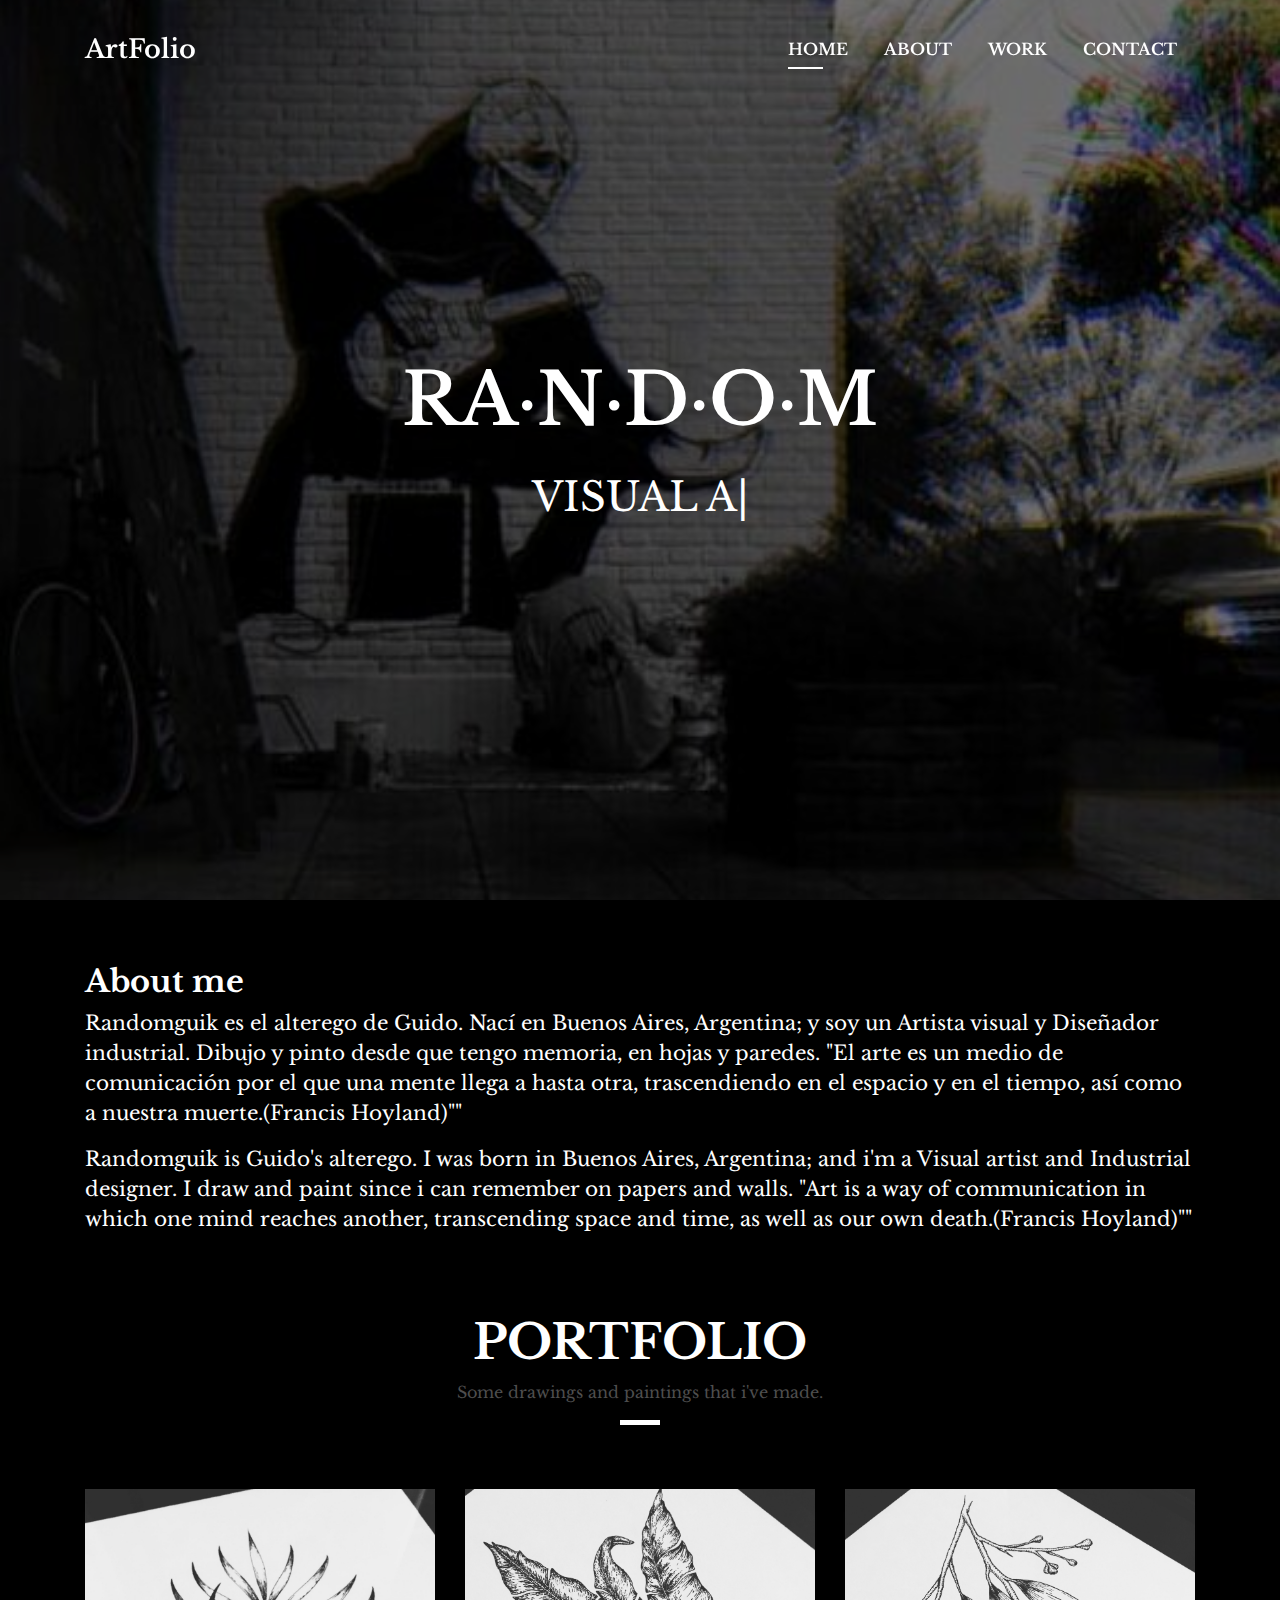
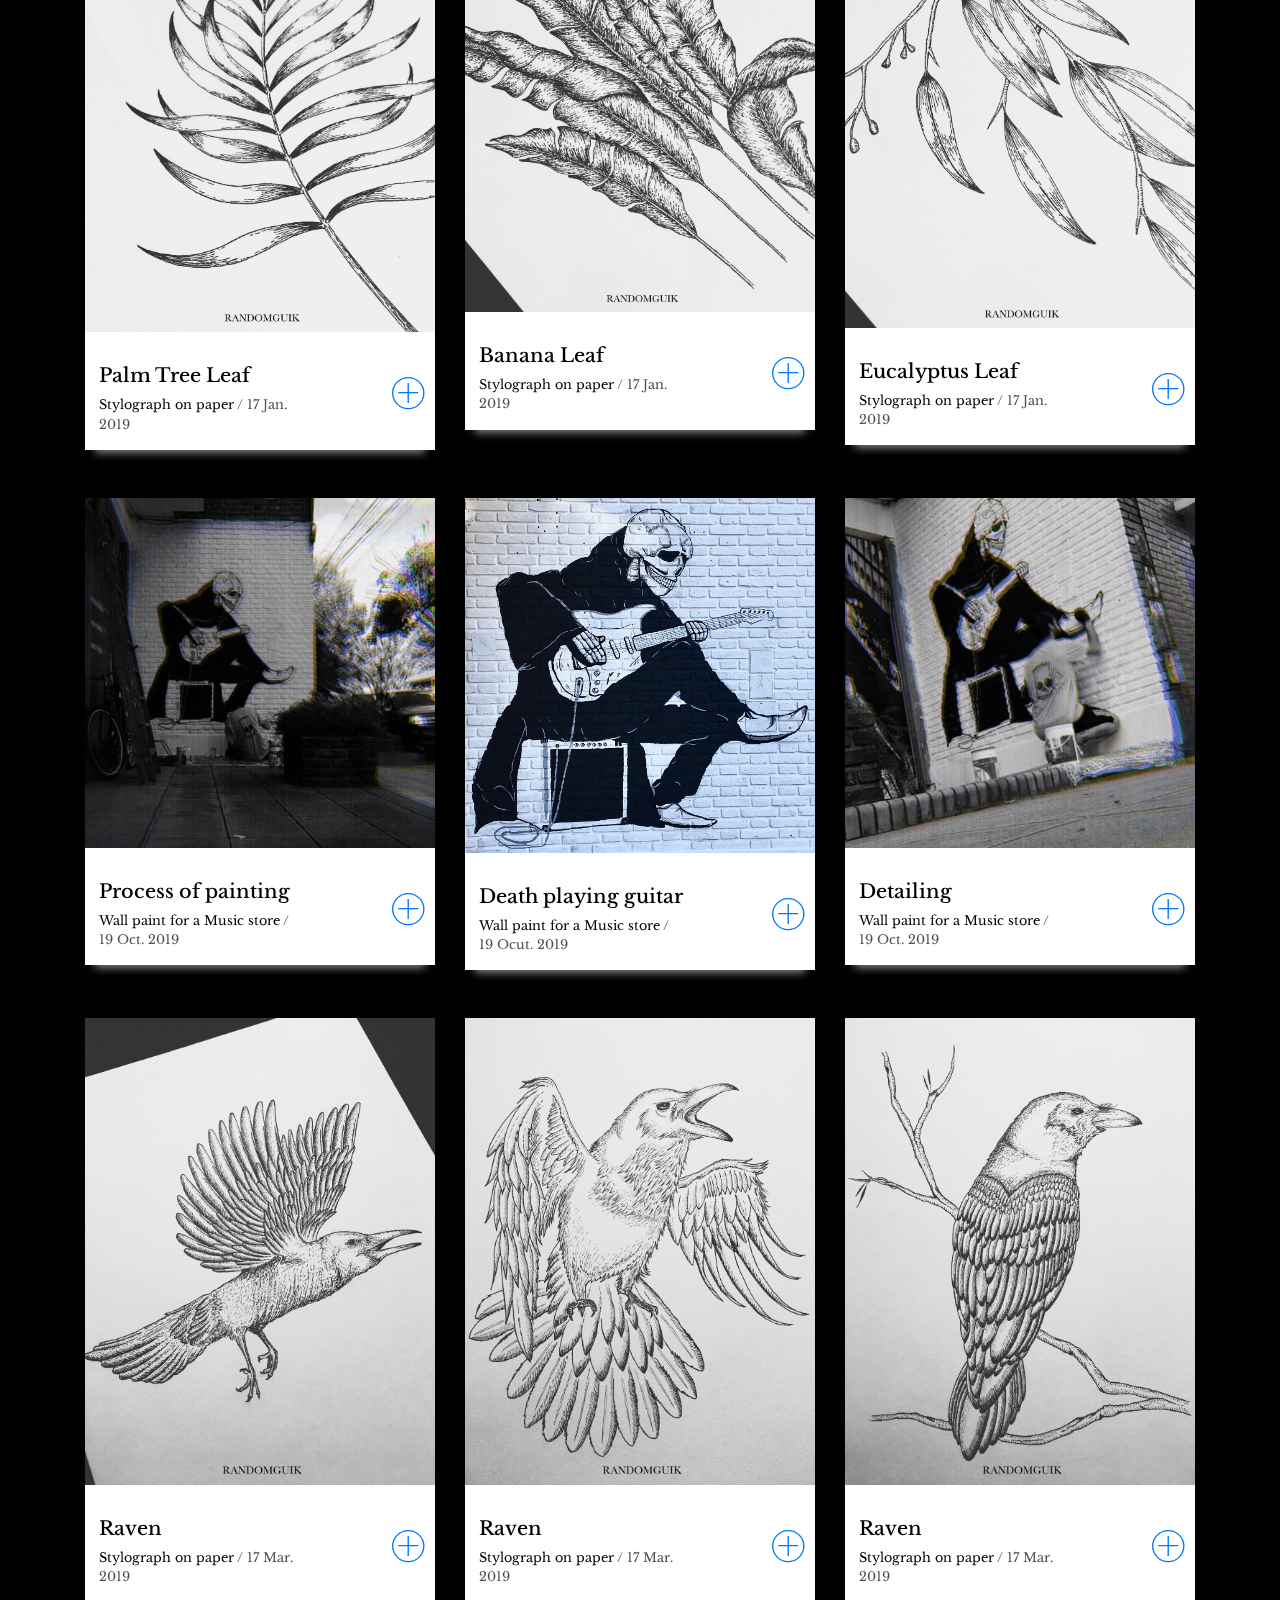
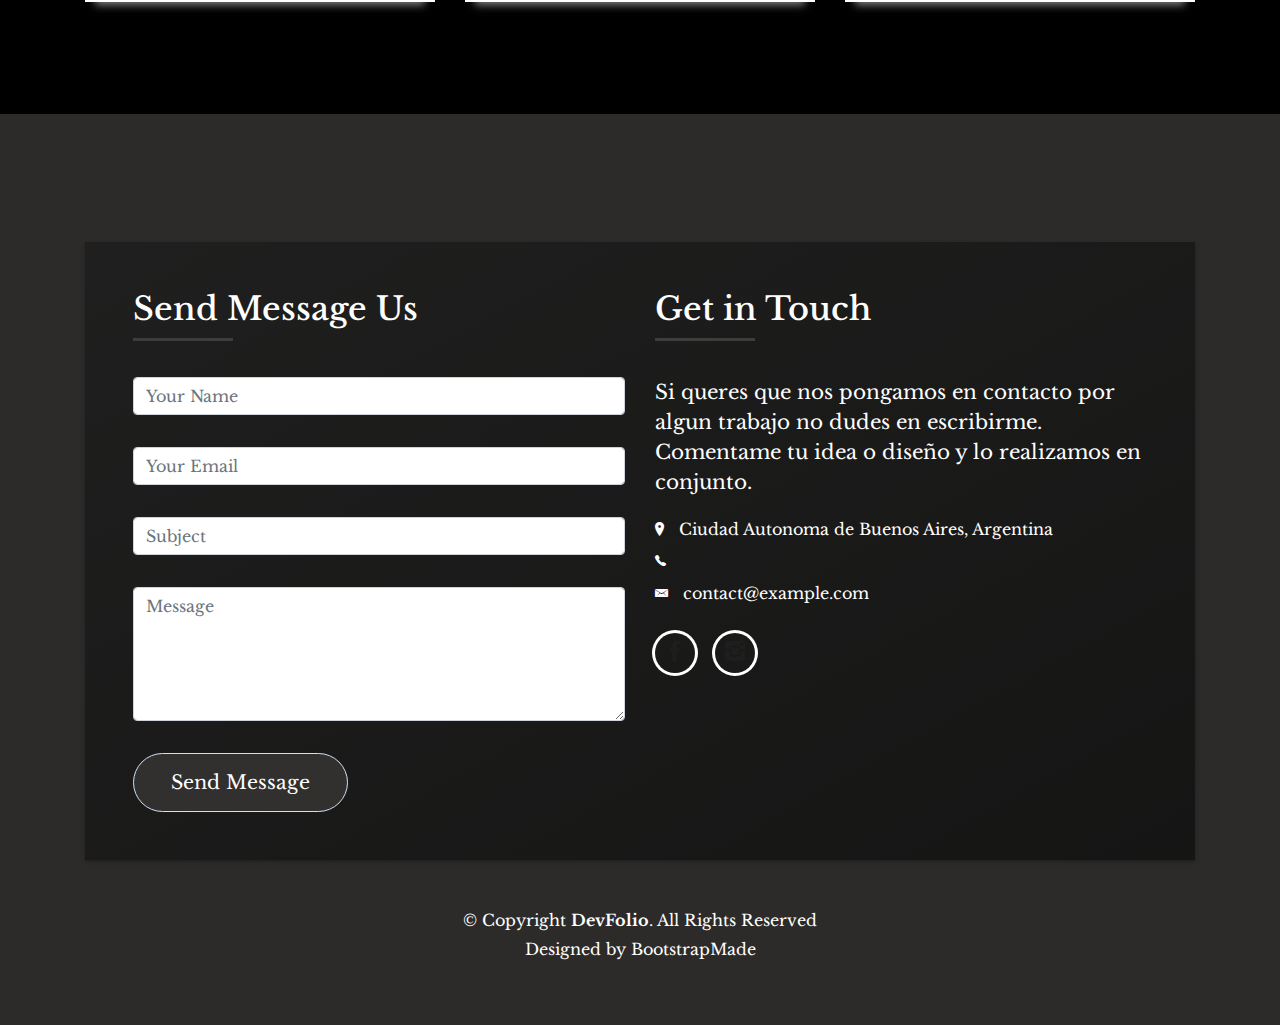
<file: index.html>
<!DOCTYPE html>
<html lang="en">
<head>
  <meta charset="utf-8">
  <title>Guido Rovati</title>
  <meta content="width=device-width, initial-scale=1.0" name="viewport">
  <meta content="" name="keywords">
  <meta content="" name="description">

  <!-- Favicons -->
  <link href="img/favicon.png" rel="icon">
  <link href="img/apple-touch-icon.png" rel="apple-touch-icon">

  <!-- Bootstrap CSS File -->
  <link href="lib/bootstrap/css/bootstrap.min.css" rel="stylesheet">


  <link href="https://fonts.googleapis.com/css?family=Libre+Baskerville&display=swap" rel="stylesheet"> 
    <!-- Libraries CSS Files  <link href="lib/font-awesome/css/font-awesome.min.css" rel="stylesheet"> -->
  <link href="lib/animate/animate.min.css" rel="stylesheet">
  <link href="lib/ionicons/css/ionicons.min.css" rel="stylesheet">
  <link href="lib/owlcarousel/assets/owl.carousel.min.css" rel="stylesheet">
  <link href="lib/lightbox/css/lightbox.min.css" rel="stylesheet">

  <!-- Main Stylesheet File -->
  <link href="css/style.css" rel="stylesheet">

  <!-- =======================================================
    Theme Name: DevFolio
    Theme URL: https://bootstrapmade.com/devfolio-bootstrap-portfolio-html-template/
    Author: BootstrapMade.com
    License: https://bootstrapmade.com/license/
  ======================================================= -->
</head>

<body id="page-top">

  <!--/ Nav Star /-->
  <nav class="navbar navbar-b navbar-trans navbar-expand-md fixed-top" id="mainNav">
    <div class="container">
      <a class="navbar-brand js-scroll" href="#page-top">ArtFolio</a>
      <button class="navbar-toggler collapsed" type="button" data-toggle="collapse" data-target="#navbarDefault"
        aria-controls="navbarDefault" aria-expanded="false" aria-label="Toggle navigation">
        <span></span>
        <span></span>
        <span></span>
      </button>
      <div class="navbar-collapse collapse justify-content-end" id="navbarDefault">
        <ul class="navbar-nav">
          <li class="nav-item">
            <a class="nav-link js-scroll active" href="#home">Home</a>
          </li>
          <li class="nav-item">
            <a class="nav-link js-scroll" href="#about">About</a>
          </li>
          <li class="nav-item">
            <a class="nav-link js-scroll" href="#work">Work</a>
          </li>
          <li class="nav-item">
            <a class="nav-link js-scroll" href="#contact">Contact</a>
          </li>
        </ul>
      </div>
    </div>
  </nav>
  <!--/ Nav End /-->

  <!--/ Intro Skew Star /-->
  <div id="home" class="intro route bg-image" style="background-image: url(img/4.jpeg)">
    <div class="overlay-itro"></div>
    <div class="intro-content display-table">
      <div class="table-cell">
        <div class="container">
          <!--<p class="display-6 color-d">Hello, world!</p>-->
          <h1 class="intro-title mb-4">RA·N·D·O·M</h1>
          <p class="intro-subtitle"><span class="text-slider-items">VISUAL ARTIST,ART CONTENT,ILLUSTRATION DESIGN,PRODUCT DESIGN</span><strong class="text-slider"></strong></p>
          <!-- <p class="pt-3"><a class="btn btn-primary btn js-scroll px-4" href="#about" role="button">Learn More</a></p> -->
        </div>
      </div>
    </div>
  </div>
  <!--/ Intro Skew End /-->

  <section id="about" class="about-mf sect-pt4 route">
    <div class="container">
      <h5 class='title-s'>
        About me
      </h5>
        <p class="lead">
          Randomguik es el alterego de Guido. Nací en Buenos Aires, Argentina; y soy un Artista visual y Diseñador industrial. Dibujo y pinto desde que tengo memoria, en hojas y paredes. 

          "El arte es un medio de comunicación por el que una mente llega a hasta otra, trascendiendo en el espacio y en el tiempo, así como a nuestra muerte.(Francis Hoyland)""
        </p>
        <p class="lead">
          Randomguik is Guido's alterego. I was born in Buenos Aires, Argentina; and i'm a Visual artist and Industrial designer. I draw and paint since i can remember on papers and walls. "Art is a way of communication in which one mind reaches another, transcending space and time, as well as our own death.(Francis Hoyland)""
        </p>
    </div>
  </section>

  <!--/ Section Portfolio Star /-->
  <section id="work" class="portfolio-mf sect-pt4 route">
    <div class="container">
      <div class="row">
        <div class="col-sm-12">
          <div class="title-box text-center">
            <h3 class="title-a">
              Portfolio
            </h3>
            <p class="subtitle-a">
              Some drawings and paintings that i've made.
            </p>
            <div class="line-mf"></div>
          </div>
        </div>
      </div>
      <div class="row">
        <div class="col-md-4">
          <div class="work-box">
            <a href="img/1.jpeg" data-lightbox="gallery-mf">
              <div class="work-img">
                <img src="img/1.jpeg" alt="" class="img-fluid">
              </div>
              <div class="work-content">
                <div class="row">
                  <div class="col-sm-8">
                    <h2 class="w-title">Palm Tree Leaf</h2>
                    <div class="w-more">
                      <span class="w-ctegory">Stylograph on paper</span> / <span class="w-date">17 Jan. 2019</span>
                    </div>
                  </div>
                  <div class="col-sm-4">
                    <div class="w-like">
                      <span class="ion-ios-plus-outline"></span>
                    </div>
                  </div>
                </div>
              </div>
            </a>
          </div>
        </div>
        <div class="col-md-4">
          <div class="work-box">
            <a href="img/2.jpeg" data-lightbox="gallery-mf">
              <div class="work-img">
                <img src="img/2.jpeg" alt="" class="img-fluid">
              </div>
              <div class="work-content">
                <div class="row">
                  <div class="col-sm-8">
                    <h2 class="w-title">Banana Leaf </h2>
                    <div class="w-more">
                      <span class="w-ctegory">Stylograph on paper</span> / <span class="w-date">17 Jan. 2019</span>
                    </div>
                  </div>
                  <div class="col-sm-4">
                    <div class="w-like">
                      <span class="ion-ios-plus-outline"></span>
                    </div>
                  </div>
                </div>
              </div>
            </a>
          </div>
        </div>
        <div class="col-md-4">
          <div class="work-box">
            <a href="img/3.jpeg" data-lightbox="gallery-mf">
              <div class="work-img">
                <img src="img/3.jpeg" alt="" class="img-fluid">
              </div>
              <div class="work-content">
                <div class="row">
                  <div class="col-sm-8">
                    <h2 class="w-title">Eucalyptus Leaf</h2>
                    <div class="w-more">
                      <span class="w-ctegory">Stylograph on paper</span> / <span class="w-date">17 Jan. 2019</span>
                    </div>
                  </div>
                  <div class="col-sm-4">
                    <div class="w-like">
                      <span class="ion-ios-plus-outline"></span>
                    </div>
                  </div>
                </div>
              </div>
            </a>
          </div>
        </div>
        <div class="col-md-4">
          <div class="work-box">
            <a href="img/4.jpeg" data-lightbox="gallery-mf">
              <div class="work-img">
                <img src="img/4.jpeg" alt="" class="img-fluid">
              </div>
              <div class="work-content">
                <div class="row">
                  <div class="col-sm-8">
                    <h2 class="w-title">Process of painting</h2>
                    <div class="w-more">
                      <span class="w-ctegory">Wall paint for a Music store</span> / <span class="w-date">19 Oct. 2019</span>
                    </div>
                  </div>
                  <div class="col-sm-4">
                    <div class="w-like">
                      <span class="ion-ios-plus-outline"></span>
                    </div>
                  </div>
                </div>
              </div>
            </a>
          </div>
        </div>
        <div class="col-md-4">
          <div class="work-box">
            <a href="img/5.jpeg" data-lightbox="gallery-mf">
              <div class="work-img">
                <img src="img/5.jpeg" alt="" class="img-fluid">
              </div>
              <div class="work-content">
                <div class="row">
                  <div class="col-sm-8">
                    <h2 class="w-title">Death playing guitar</h2>
                    <div class="w-more">
                      <span class="w-ctegory">Wall paint for a Music store</span> / <span class="w-date">19 Ocut. 2019</span>
                    </div>
                  </div>
                  <div class="col-sm-4">
                    <div class="w-like">
                      <span class="ion-ios-plus-outline"></span>
                    </div>
                  </div>
                </div>
              </div>
            </a>
          </div>
        </div>
        <div class="col-md-4">
          <div class="work-box">
            <a href="img/6.jpeg" data-lightbox="gallery-mf">
              <div class="work-img">
                <img src="img/6.jpeg" alt="" class="img-fluid">
              </div>
              <div class="work-content">
                <div class="row">
                  <div class="col-sm-8">
                    <h2 class="w-title">Detailing</h2>
                    <div class="w-more">
                      <span class="w-ctegory">Wall paint for a Music store</span> / <span class="w-date">19 Oct. 2019</span>
                    </div>
                  </div>
                  <div class="col-sm-4">
                    <div class="w-like">
                      <span class="ion-ios-plus-outline"></span>
                    </div>
                  </div>
                </div>
              </div>
            </a>
          </div>
        </div>
        <div class="col-md-4">
          <div class="work-box">
            <a href="img/7.jpeg" data-lightbox="gallery-mf">
              <div class="work-img">
                <img src="img/7.jpeg" alt="" class="img-fluid">
              </div>
              <div class="work-content">
                <div class="row">
                  <div class="col-sm-8">
                    <h2 class="w-title">Raven</h2>
                    <div class="w-more">
                      <span class="w-ctegory">Stylograph on paper</span> / <span class="w-date">17 Mar. 2019</span>
                    </div>
                  </div>
                  <div class="col-sm-4">
                    <div class="w-like">
                      <span class="ion-ios-plus-outline"></span>
                    </div>
                  </div>
                </div>
              </div>
            </a>
          </div>
        </div>
        <div class="col-md-4">
          <div class="work-box">
            <a href="img/8.jpeg" data-lightbox="gallery-mf">
              <div class="work-img">
                <img src="img/8.jpeg" alt="" class="img-fluid">
              </div>
              <div class="work-content">
                <div class="row">
                  <div class="col-sm-8">
                    <h2 class="w-title">Raven</h2>
                    <div class="w-more">
                      <span class="w-ctegory">Stylograph on paper</span> / <span class="w-date">17 Mar. 2019</span>
                    </div>
                  </div>
                  <div class="col-sm-4">
                    <div class="w-like">
                      <span class="ion-ios-plus-outline"></span>
                    </div>
                  </div>
                </div>
              </div>
            </a>
          </div>
        </div>
        <div class="col-md-4">
          <div class="work-box">
            <a href="img/9.jpeg" data-lightbox="gallery-mf">
              <div class="work-img">
                <img src="img/9.jpeg" alt="" class="img-fluid">
              </div>
              <div class="work-content">
                <div class="row">
                  <div class="col-sm-8">
                    <h2 class="w-title">Raven</h2>
                    <div class="w-more">
                      <span class="w-ctegory">Stylograph on paper</span> / <span class="w-date">17 Mar. 2019</span>
                    </div>
                  </div>
                  <div class="col-sm-4">
                    <div class="w-like">
                      <span class="ion-ios-plus-outline"></span>
                    </div>
                  </div>
                </div>
              </div>
            </a>
          </div>
        </div>
      </div>
    </div>
  </section>
  <!--/ Section Portfolio End /-->

   <!--/ Section Contact-Footer Star /-->
  <section class="paralax-mf footer-paralax bg-image sect-mt4 route" style="background-image: url(img/6.jpeg)">
    <div class="overlay-mf"></div>
    <div class="container">
      <div class="row">
        <div class="col-sm-12">
          <div class="contact-mf">
            <div id="contact" class="box-shadow-full">
              <div class="row">
                <div class="col-md-6">
                  <div class="title-box-2">
                    <h5 class="title-left">
                      Send Message Us
                    </h5>
                  </div>
                  <div>
                      <form action="" method="post" role="form" class="contactForm">
                      <div id="sendmessage">Your message has been sent. Thank you!</div>
                      <div id="errormessage"></div>
                      <div class="row">
                        <div class="col-md-12 mb-3">
                          <div class="form-group">
                            <input type="text" name="name" class="form-control" id="name" placeholder="Your Name" data-rule="minlen:4" data-msg="Please enter at least 4 chars" />
                            <div class="validation"></div>
                          </div>
                        </div>
                        <div class="col-md-12 mb-3">
                          <div class="form-group">
                            <input type="email" class="form-control" name="email" id="email" placeholder="Your Email" data-rule="email" data-msg="Please enter a valid email" />
                            <div class="validation"></div>
                          </div>
                        </div>
                        <div class="col-md-12 mb-3">
                            <div class="form-group">
                              <input type="text" class="form-control" name="subject" id="subject" placeholder="Subject" data-rule="minlen:4" data-msg="Please enter at least 8 chars of subject" />
                              <div class="validation"></div>
                            </div>
                        </div>
                        <div class="col-md-12 mb-3">
                          <div class="form-group">
                            <textarea class="form-control" name="message" rows="5" data-rule="required" data-msg="Please write something for us" placeholder="Message"></textarea>
                            <div class="validation"></div>
                          </div>
                        </div>
                        <div class="col-md-12">
                          <button type="submit" class="button button-a button-big button-rouded">Send Message</button>
                        </div>
                      </div>
                    </form>
                  </div>
                </div>
                <div class="col-md-6">
                  <div class="title-box-2 pt-4 pt-md-0">
                    <h5 class="title-left">
                      Get in Touch
                    </h5>
                  </div>
                  <div class="more-info">
                    <p class="lead">
                      Si queres que nos pongamos en contacto por algun trabajo no dudes en escribirme. Comentame tu idea o diseño y lo realizamos en conjunto.
                    </p>
                    <ul class="list-ico">
                      <li><span class="ion-ios-location"></span> Ciudad Autonoma de Buenos Aires, Argentina</li>
                      <li><span class="ion-ios-telephone"></span></li>
                      <li><span class="ion-email"></span> contact@example.com</li>
                    </ul>
                  </div>
                  <div class="socials">
                    <ul>
                      <li><a href=""><span class="ico-circle"><i class="ion-social-facebook"></i></span></a></li>
                      <li><a href=""><span class="ico-circle"><i class="ion-social-instagram"></i></span></a></li>
                    </ul>
                  </div>
                </div>
              </div>
            </div>
          </div>
        </div>
      </div>
    </div>
    <footer>
      <div class="container">
        <div class="row">
          <div class="col-sm-12">
            <div class="copyright-box">
              <p class="copyright">&copy; Copyright <strong>DevFolio</strong>. All Rights Reserved</p>
              <div class="credits">
                <!--
                  All the links in the footer should remain intact.
                  You can delete the links only if you purchased the pro version.
                  Licensing information: https://bootstrapmade.com/license/
                  Purchase the pro version with working PHP/AJAX contact form: https://bootstrapmade.com/buy/?theme=DevFolio
                -->
                Designed by <a href="https://bootstrapmade.com/">BootstrapMade</a>
              </div>
            </div>
          </div>
        </div>
      </div>
    </footer>
  </section>
  <!--/ Section Contact-footer End /-->

  <a href="#" class="back-to-top"><i class="fa fa-chevron-up"></i></a>
  <div id="preloader"></div>

  <!-- JavaScript Libraries -->
  <script src="lib/jquery/jquery.min.js"></script>
  <script src="lib/jquery/jquery-migrate.min.js"></script>
  <script src="lib/popper/popper.min.js"></script>
  <script src="lib/bootstrap/js/bootstrap.min.js"></script>
  <script src="lib/easing/easing.min.js"></script>
  <script src="lib/counterup/jquery.waypoints.min.js"></script>
  <script src="lib/counterup/jquery.counterup.js"></script>
  <script src="lib/owlcarousel/owl.carousel.min.js"></script>
  <script src="lib/lightbox/js/lightbox.min.js"></script>
  <script src="lib/typed/typed.min.js"></script>
  <!-- Contact Form JavaScript File -->
  <script src="contactform/contactform.js"></script>

  <!-- Template Main Javascript File -->
  <script src="js/main.js"></script>

</body>
</html>
</file>
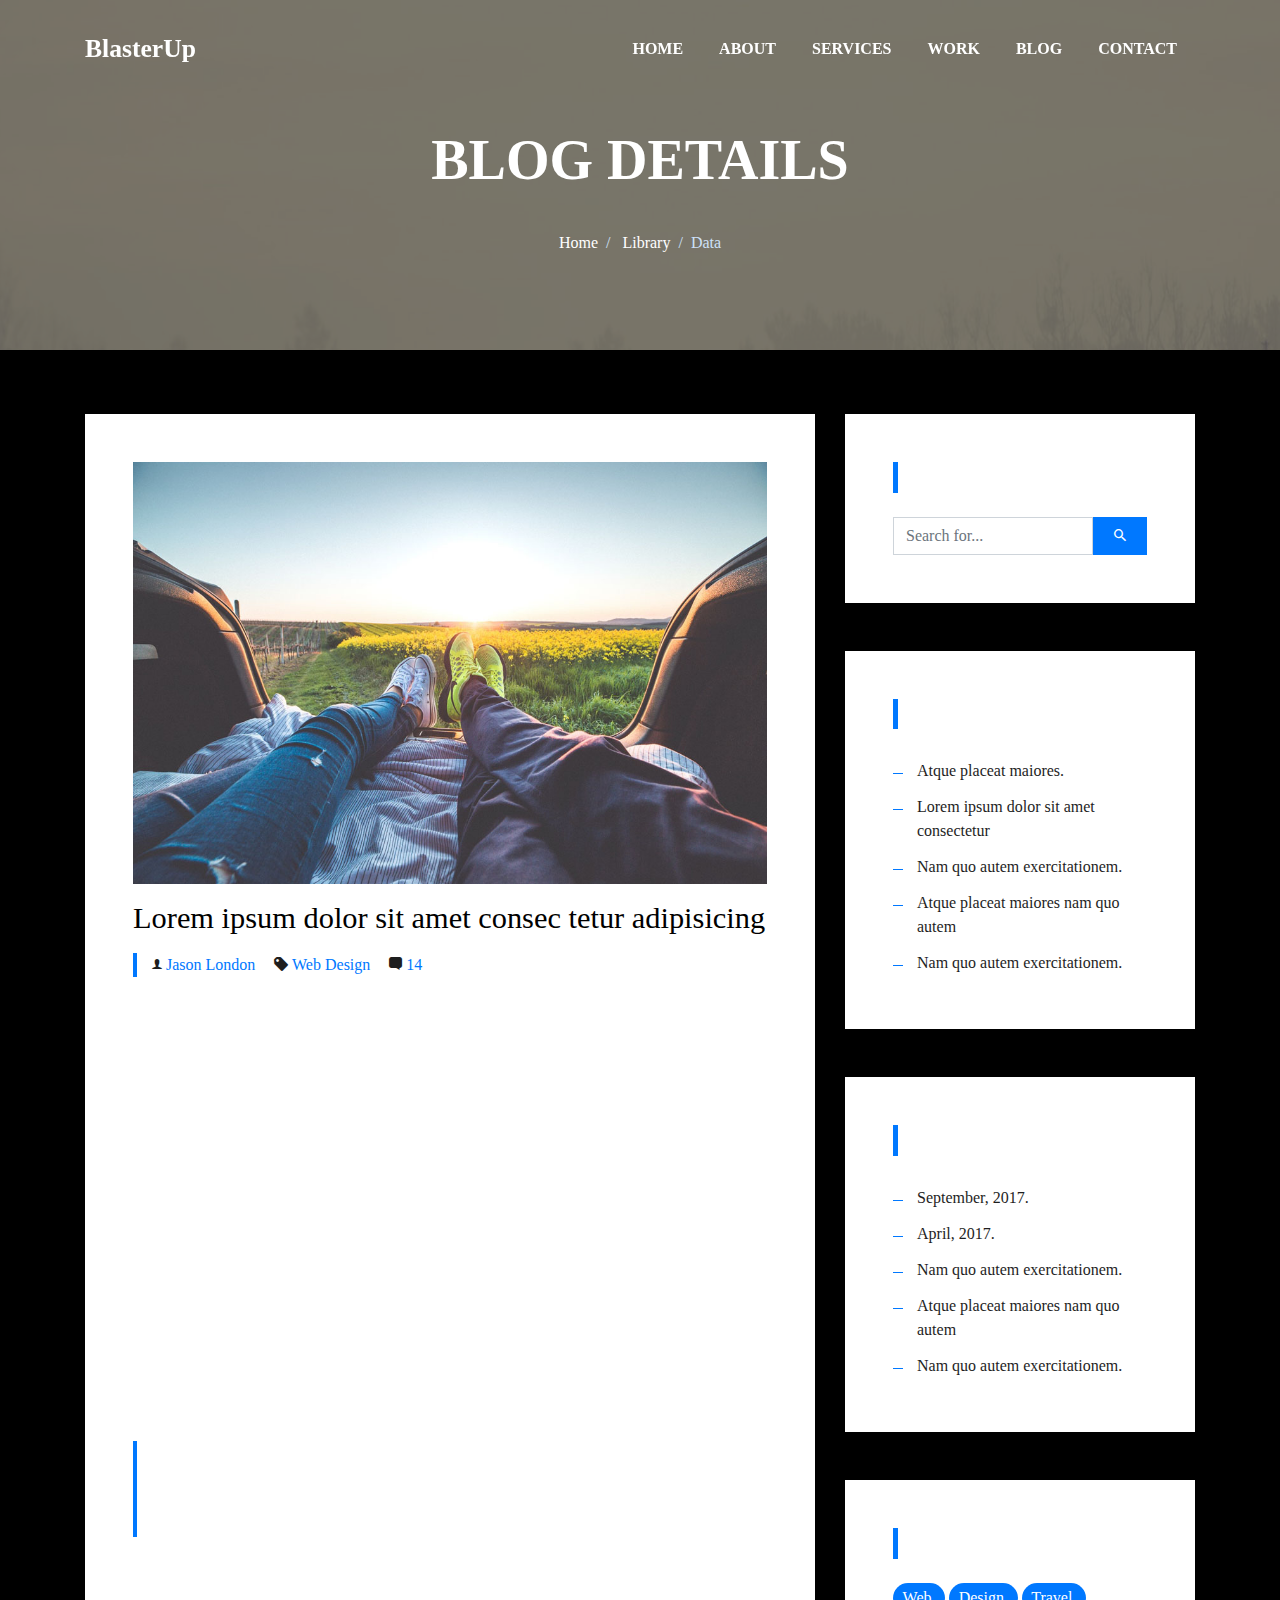
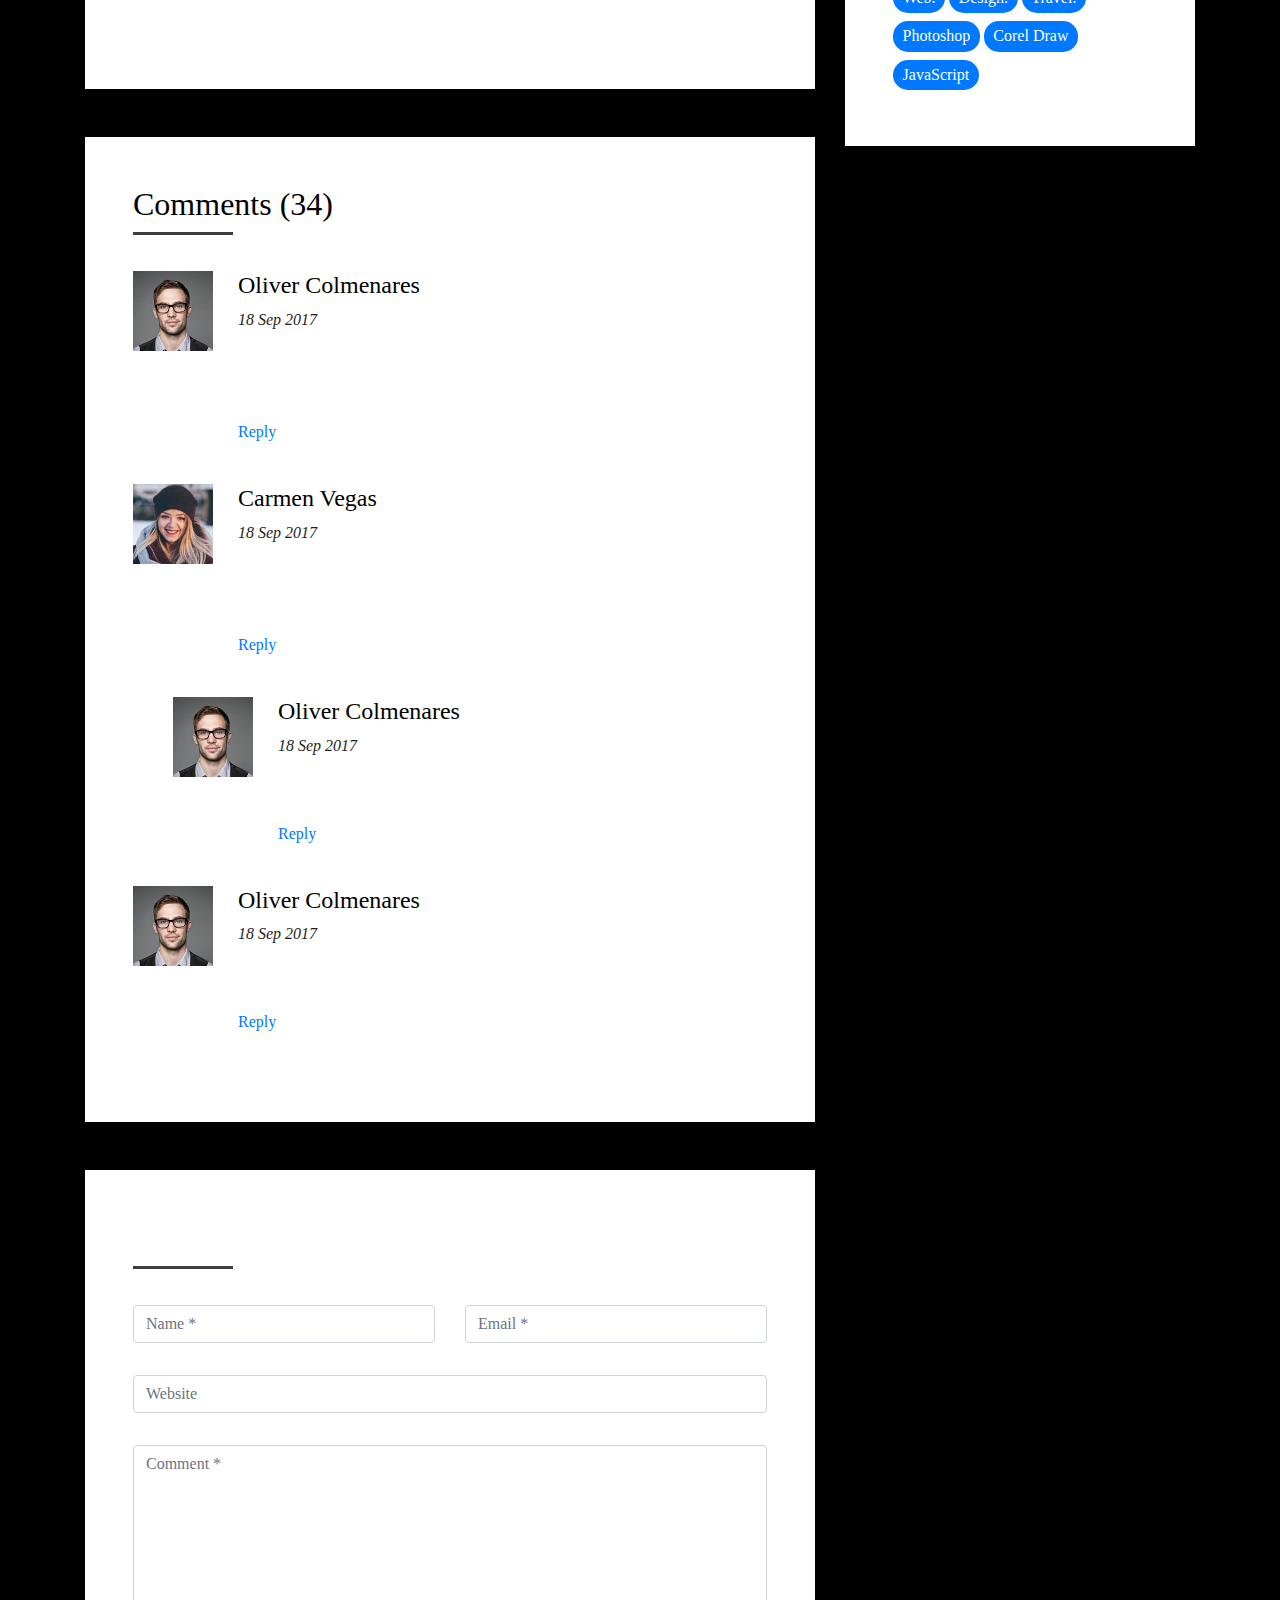
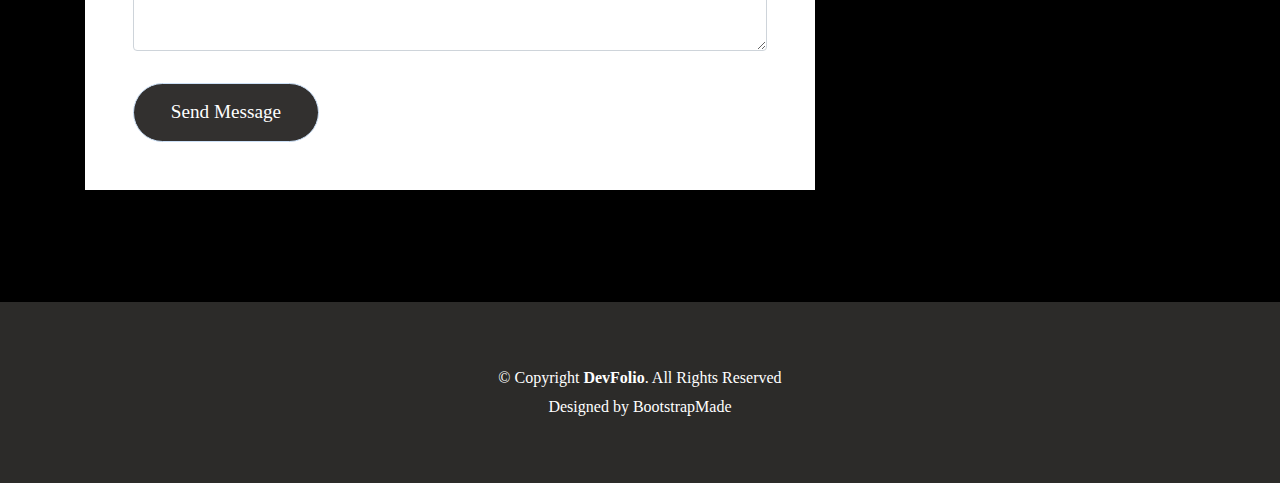
<file: blog-single.html>
<!DOCTYPE html>
<html lang="en">
<head>
  <meta charset="utf-8">
  <title>DevFolio Bootstrap Template</title>
  <meta content="width=device-width, initial-scale=1.0" name="viewport">
  <meta content="" name="keywords">
  <meta content="" name="description">

  <!-- Favicons -->
  <link href="img/favicon.png" rel="icon">
  <link href="img/apple-touch-icon.png" rel="apple-touch-icon">

  <!-- Bootstrap CSS File -->
  <link href="lib/bootstrap/css/bootstrap.min.css" rel="stylesheet">

  <!-- Libraries CSS Files -->
  <link href="lib/font-awesome/css/font-awesome.min.css" rel="stylesheet">
  <link href="lib/animate/animate.min.css" rel="stylesheet">
  <link href="lib/ionicons/css/ionicons.min.css" rel="stylesheet">
  <link href="lib/owlcarousel/assets/owl.carousel.min.css" rel="stylesheet">
  <link href="lib/lightbox/css/lightbox.min.css" rel="stylesheet">

  <!-- Main Stylesheet File -->
  <link href="css/style.css" rel="stylesheet">

  <!-- =======================================================
    Theme Name: DevFolio
    Theme URL: https://bootstrapmade.com/devfolio-bootstrap-portfolio-html-template/
    Author: BootstrapMade.com
    License: https://bootstrapmade.com/license/
  ======================================================= -->
</head>

<body>
  <!--/ Nav Star /-->
  <nav class="navbar navbar-b navbar-trans navbar-expand-md fixed-top" id="mainNav">
    <div class="container">
      <a class="navbar-brand js-scroll" href="#page-top">BlasterUp</a>
      <button class="navbar-toggler collapsed" type="button" data-toggle="collapse" data-target="#navbarDefault"
        aria-controls="navbarDefault" aria-expanded="false" aria-label="Toggle navigation">
        <span></span>
        <span></span>
        <span></span>
      </button>
      <div class="navbar-collapse collapse justify-content-end" id="navbarDefault">
        <ul class="navbar-nav">
          <li class="nav-item">
            <a class="nav-link js-scroll" href="index.html">Home</a>
          </li>
          <li class="nav-item">
            <a class="nav-link js-scroll" href="#">About</a>
          </li>
          <li class="nav-item">
            <a class="nav-link js-scroll" href="#">Services</a>
          </li>
          <li class="nav-item">
            <a class="nav-link js-scroll" href="#">Work</a>
          </li>
          <li class="nav-item">
            <a class="nav-link js-scroll" href="#">Blog</a>
          </li>
          <li class="nav-item">
            <a class="nav-link js-scroll" href="#">Contact</a>
          </li>
        </ul>
      </div>
    </div>
  </nav>
  <!--/ Nav End /-->

  <!--/ Intro Skew Star /-->
  <div class="intro intro-single route bg-image" style="background-image: url(img/overlay-bg.jpg)">
    <div class="overlay-mf"></div>
    <div class="intro-content display-table">
      <div class="table-cell">
        <div class="container">
          <h2 class="intro-title mb-4">Blog Details</h2>
          <ol class="breadcrumb d-flex justify-content-center">
            <li class="breadcrumb-item">
              <a href="#">Home</a>
            </li>
            <li class="breadcrumb-item">
              <a href="#">Library</a>
            </li>
            <li class="breadcrumb-item active">Data</li>
          </ol>
        </div>
      </div>
    </div>
  </div>
  <!--/ Intro Skew End /-->

  <!--/ Section Blog-Single Star /-->
  <section class="blog-wrapper sect-pt4" id="blog">
    <div class="container">
      <div class="row">
        <div class="col-md-8">
          <div class="post-box">
            <div class="post-thumb">
              <img src="img/post-1.jpg" class="img-fluid" alt="">
            </div>
            <div class="post-meta">
              <h1 class="article-title">Lorem ipsum dolor sit amet consec tetur adipisicing</h1>
              <ul>
                <li>
                  <span class="ion-ios-person"></span>
                  <a href="#">Jason London</a>
                </li>
                <li>
                  <span class="ion-pricetag"></span>
                  <a href="#">Web Design</a>
                </li>
                <li>
                  <span class="ion-chatbox"></span>
                  <a href="#">14</a>
                </li>
              </ul>
            </div>
            <div class="article-content">
              <p>
                Mauris blandit aliquet elit, eget tincidunt nibh pulvinar a. Cras ultricies ligula sed magna dictum
                porta. Quisque velit
                nisi, pretium ut lacinia in, elementum id enim. Praesent sapien massa, convallis a pellentesque
                nec, egestas non nisi. Vestibulum ante ipsum primis in faucibus orci luctus et ultrices posuere
                cubilia Curae; Donec velit neque, auctor sit amet aliquam vel, ullamcorper sit amet ligula.
                Nulla quis lorem ut libero malesuada feugiat.
              </p>
              <p>
                Nulla porttitor accumsan tincidunt. Cras ultricies ligula sed magna dictum porta. Mauris blandit
                aliquet elit, eget tincidunt
                nibh pulvinar a. Cras ultricies ligula sed magna dictum porta. Lorem ipsum dolor sit amet,
                consectetur adipiscing elit. Donec sollicitudin molestie malesuada.
              </p>
              <p>
                Mauris blandit aliquet elit, eget tincidunt nibh pulvinar a. Lorem ipsum dolor sit amet, consectetur
                adipiscing elit. Praesent
                sapien massa, convallis a pellentesque nec, egestas non nisi. Lorem ipsum dolor sit amet,
                consectetur adipiscing elit. Curabitur arcu erat, accumsan id imperdiet et, porttitor at
                sem. Donec rutrum congue leo eget malesuada.
              </p>
              <p>
                Lorem ipsum dolor sit amet, consectetur adipiscing elit. Nulla quis lorem ut libero malesuada feugiat.
                Curabitur arcu erat,
                accumsan id imperdiet et, porttitor at sem. Vivamus suscipit tortor eget felis porttitor
                volutpat. Vivamus suscipit tortor eget felis porttitor volutpat. Quisque velit nisi, pretium
                ut lacinia in, elementum id enim.
              </p>
              <blockquote class="blockquote">
                <p class="mb-0">Lorem ipsum dolor sit amet, consectetur adipiscing elit. Integer posuere erat a ante.</p>
              </blockquote>
              <p>
                Nulla porttitor accumsan tincidunt. Cras ultricies ligula sed magna dictum porta. Mauris blandit
                aliquet elit, eget tincidunt
                nibh pulvinar a. Cras ultricies ligula sed magna dictum porta. Lorem ipsum dolor sit amet,
                consectetur adipiscing elit. Donec sollicitudin molestie malesuada.
              </p>
            </div>
          </div>
          <div class="box-comments">
            <div class="title-box-2">
              <h4 class="title-comments title-left">Comments (34)</h4>
            </div>
            <ul class="list-comments">
              <li>
                <div class="comment-avatar">
                  <img src="img/testimonial-2.jpg" alt="">
                </div>
                <div class="comment-details">
                  <h4 class="comment-author">Oliver Colmenares</h4>
                  <span>18 Sep 2017</span>
                  <p>
                    Lorem ipsum dolor sit amet, consectetur adipisicing elit. Dolores reprehenderit, provident cumque
                    ipsam temporibus maiores
                    quae natus libero optio, at qui beatae ducimus placeat debitis voluptates amet corporis.
                  </p>
                  <a href="3">Reply</a>
                </div>
              </li>
              <li>
                <div class="comment-avatar">
                  <img src="img/testimonial-4.jpg" alt="">
                </div>
                <div class="comment-details">
                  <h4 class="comment-author">Carmen Vegas</h4>
                  <span>18 Sep 2017</span>
                  <p>
                    Lorem ipsum dolor sit amet, consectetur adipisicing elit. Dolores reprehenderit, provident cumque
                    ipsam temporibus maiores
                    quae natus libero optio, at qui beatae ducimus placeat debitis voluptates amet corporis,
                    veritatis deserunt.
                  </p>
                  <a href="3">Reply</a>
                </div>
              </li>
              <li class="comment-children">
                <div class="comment-avatar">
                  <img src="img/testimonial-2.jpg" alt="">
                </div>
                <div class="comment-details">
                  <h4 class="comment-author">Oliver Colmenares</h4>
                  <span>18 Sep 2017</span>
                  <p>
                    Lorem ipsum dolor sit amet, consectetur adipisicing elit. Dolores reprehenderit, provident cumque
                    ipsam temporibus maiores
                    quae.
                  </p>
                  <a href="3">Reply</a>
                </div>
              </li>
              <li>
                <div class="comment-avatar">
                  <img src="img/testimonial-2.jpg" alt="">
                </div>
                <div class="comment-details">
                  <h4 class="comment-author">Oliver Colmenares</h4>
                  <span>18 Sep 2017</span>
                  <p>
                    Lorem ipsum dolor sit amet, consectetur adipisicing elit. Dolores reprehenderit, provident cumque
                    ipsam temporibus maiores
                    quae natus libero optio.
                  </p>
                  <a href="3">Reply</a>
                </div>
              </li>
            </ul>
          </div>
          <div class="form-comments">
            <div class="title-box-2">
              <h3 class="title-left">
                Leave a Reply
              </h3>
            </div>
            <form class="form-mf">
              <div class="row">
                <div class="col-md-6 mb-3">
                  <div class="form-group">
                    <input type="text" class="form-control input-mf" id="inputName" placeholder="Name *" required>
                  </div>
                </div>
                <div class="col-md-6 mb-3">
                  <div class="form-group">
                    <input type="email" class="form-control input-mf" id="inputEmail1" placeholder="Email *" required>
                  </div>
                </div>
                <div class="col-md-12 mb-3">
                  <div class="form-group">
                    <input type="url" class="form-control input-mf" id="inputUrl" placeholder="Website">
                  </div>
                </div>
                <div class="col-md-12 mb-3">
                  <div class="form-group">
                    <textarea id="textMessage" class="form-control input-mf" placeholder="Comment *" name="message"
                      cols="45" rows="8" required></textarea>
                  </div>
                </div>
                <div class="col-md-12">
                  <button type="submit" class="button button-a button-big button-rouded">Send Message</button>
                </div>
              </div>
            </form>
          </div>
        </div>
        <div class="col-md-4">
          <div class="widget-sidebar sidebar-search">
            <h5 class="sidebar-title">Search</h5>
            <div class="sidebar-content">
              <form>
                <div class="input-group">
                  <input type="text" class="form-control" placeholder="Search for..." aria-label="Search for...">
                  <span class="input-group-btn">
                    <button class="btn btn-secondary btn-search" type="button">
                      <span class="ion-android-search"></span>
                    </button>
                  </span>
                </div>
              </form>
            </div>
          </div>
          <div class="widget-sidebar">
            <h5 class="sidebar-title">Recent Post</h5>
            <div class="sidebar-content">
              <ul class="list-sidebar">
                <li>
                  <a href="#">Atque placeat maiores.</a>
                </li>
                <li>
                  <a href="#">Lorem ipsum dolor sit amet consectetur</a>
                </li>
                <li>
                  <a href="#">Nam quo autem exercitationem.</a>
                </li>
                <li>
                  <a href="#">Atque placeat maiores nam quo autem</a>
                </li>
                <li>
                  <a href="#">Nam quo autem exercitationem.</a>
                </li>
              </ul>
            </div>
          </div>
          <div class="widget-sidebar">
            <h5 class="sidebar-title">Archives</h5>
            <div class="sidebar-content">
              <ul class="list-sidebar">
                <li>
                  <a href="#">September, 2017.</a>
                </li>
                <li>
                  <a href="#">April, 2017.</a>
                </li>
                <li>
                  <a href="#">Nam quo autem exercitationem.</a>
                </li>
                <li>
                  <a href="#">Atque placeat maiores nam quo autem</a>
                </li>
                <li>
                  <a href="#">Nam quo autem exercitationem.</a>
                </li>
              </ul>
            </div>
          </div>
          <div class="widget-sidebar widget-tags">
            <h5 class="sidebar-title">Tags</h5>
            <div class="sidebar-content">
              <ul>
                <li>
                  <a href="#">Web.</a>
                </li>
                <li>
                  <a href="#">Design.</a>
                </li>
                <li>
                  <a href="#">Travel.</a>
                </li>
                <li>
                  <a href="#">Photoshop</a>
                </li>
                <li>
                  <a href="#">Corel Draw</a>
                </li>
                <li>
                  <a href="#">JavaScript</a>
                </li>
              </ul>
            </div>
          </div>
        </div>
      </div>
    </div>
  </section>
  <!--/ Section Blog-Single End /-->

  <!--/ Section Contact-Footer Star /-->
  <section class="paralax-mf footer-paralax bg-image sect-mt4 route" style="background-image: url(img/overlay-bg.jpg)">
    <div class="overlay-mf"></div>
    <footer>
      <div class="container">
        <div class="row">
          <div class="col-sm-12">
            <div class="copyright-box">
              <p class="copyright">&copy; Copyright <strong>DevFolio</strong>. All Rights Reserved</p>
              <div class="credits">
                <!--
                  All the links in the footer should remain intact.
                  You can delete the links only if you purchased the pro version.
                  Licensing information: https://bootstrapmade.com/license/
                  Purchase the pro version with working PHP/AJAX contact form: https://bootstrapmade.com/buy/?theme=DevFolio
                -->
                Designed by <a href="https://bootstrapmade.com/">BootstrapMade</a>
              </div>
            </div>
          </div>
        </div>
      </div>
    </footer>
  </section>
  <!--/ Section Contact-footer End /-->

  <a href="#" class="back-to-top"><i class="fa fa-chevron-up"></i></a>
  <div id="preloader"></div>

  <!-- JavaScript Libraries -->
  <script src="lib/jquery/jquery.min.js"></script>
  <script src="lib/jquery/jquery-migrate.min.js"></script>
  <script src="lib/popper/popper.min.js"></script>
  <script src="lib/bootstrap/js/bootstrap.min.js"></script>
  <script src="lib/easing/easing.min.js"></script>
  <script src="lib/counterup/jquery.waypoints.min.js"></script>
  <script src="lib/counterup/jquery.counterup.js"></script>
  <script src="lib/owlcarousel/owl.carousel.min.js"></script>
  <script src="lib/lightbox/js/lightbox.min.js"></script>
  <script src="lib/typed/typed.min.js"></script>
  <!-- Contact Form JavaScript File -->
  <script src="contactform/contactform.js"></script>

  <!-- Template Main Javascript File -->
  <script src="js/main.js"></script>

</body>
</html>
</file>
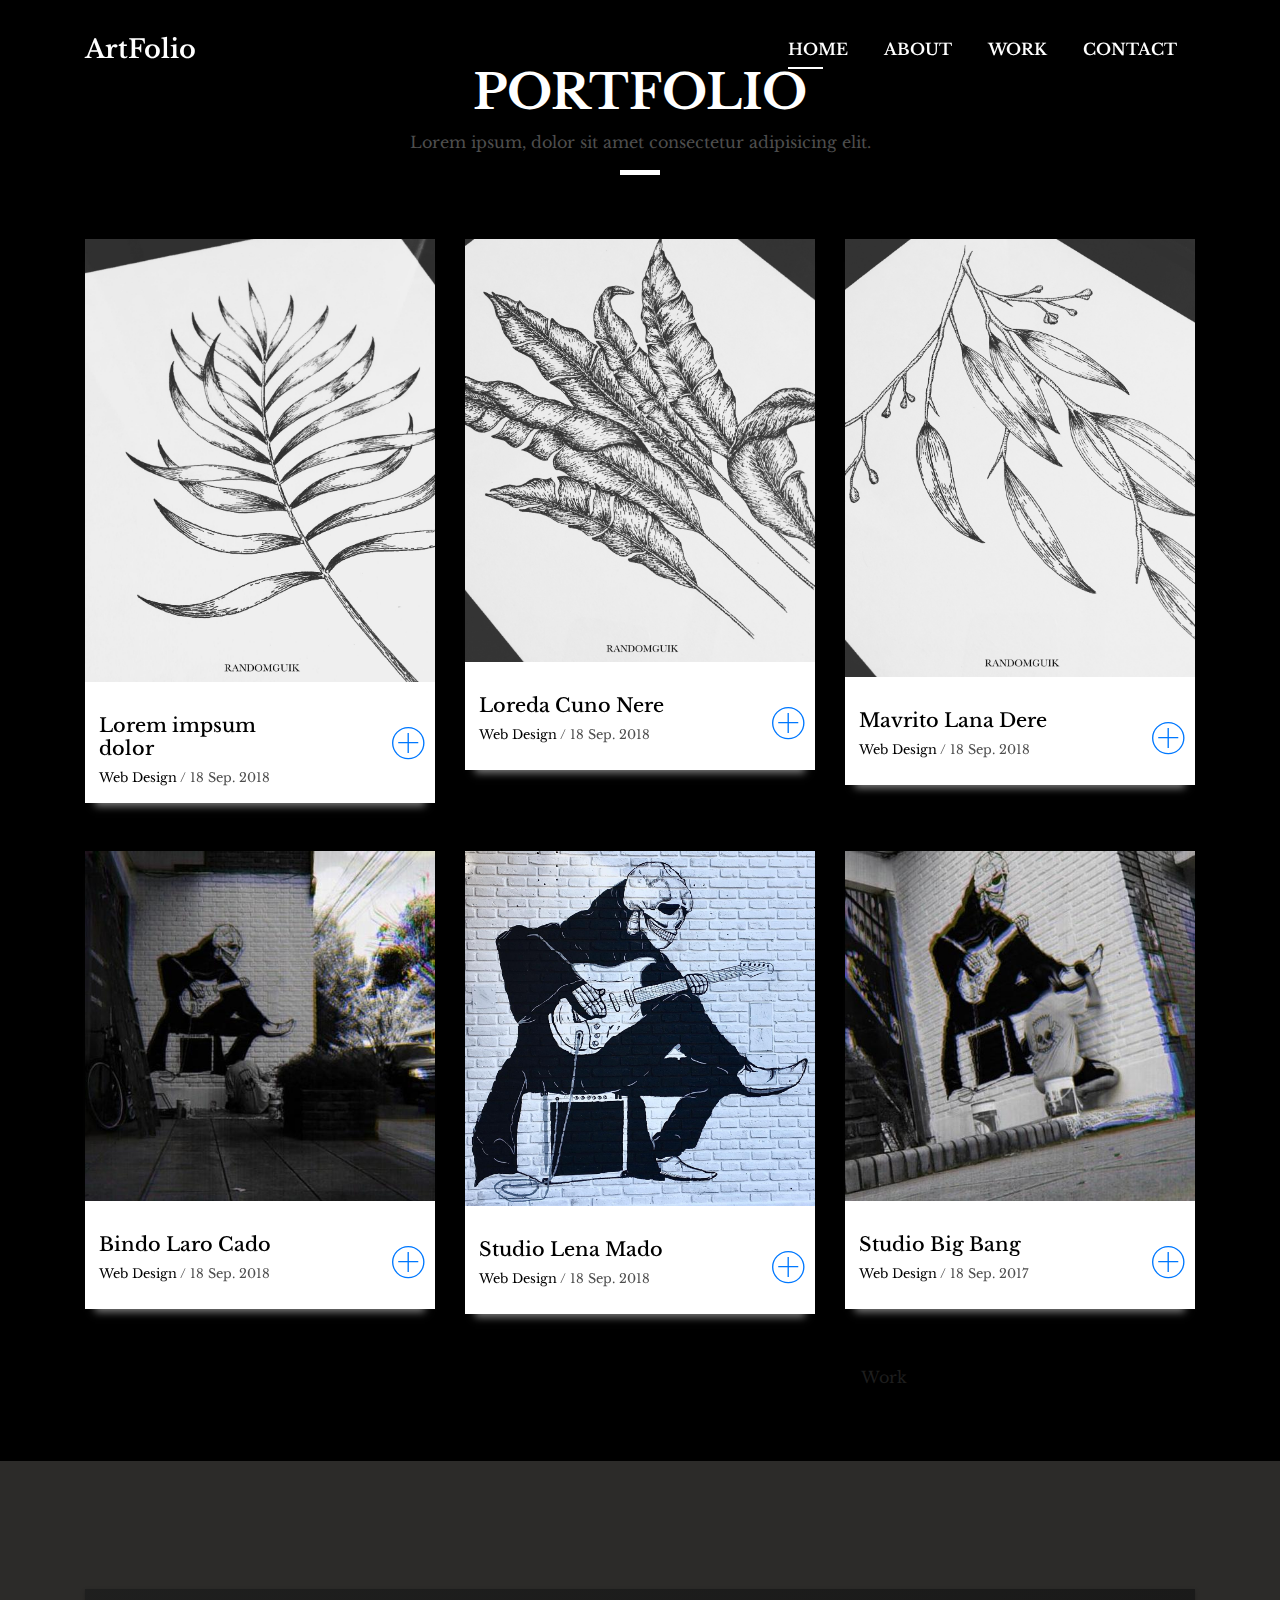
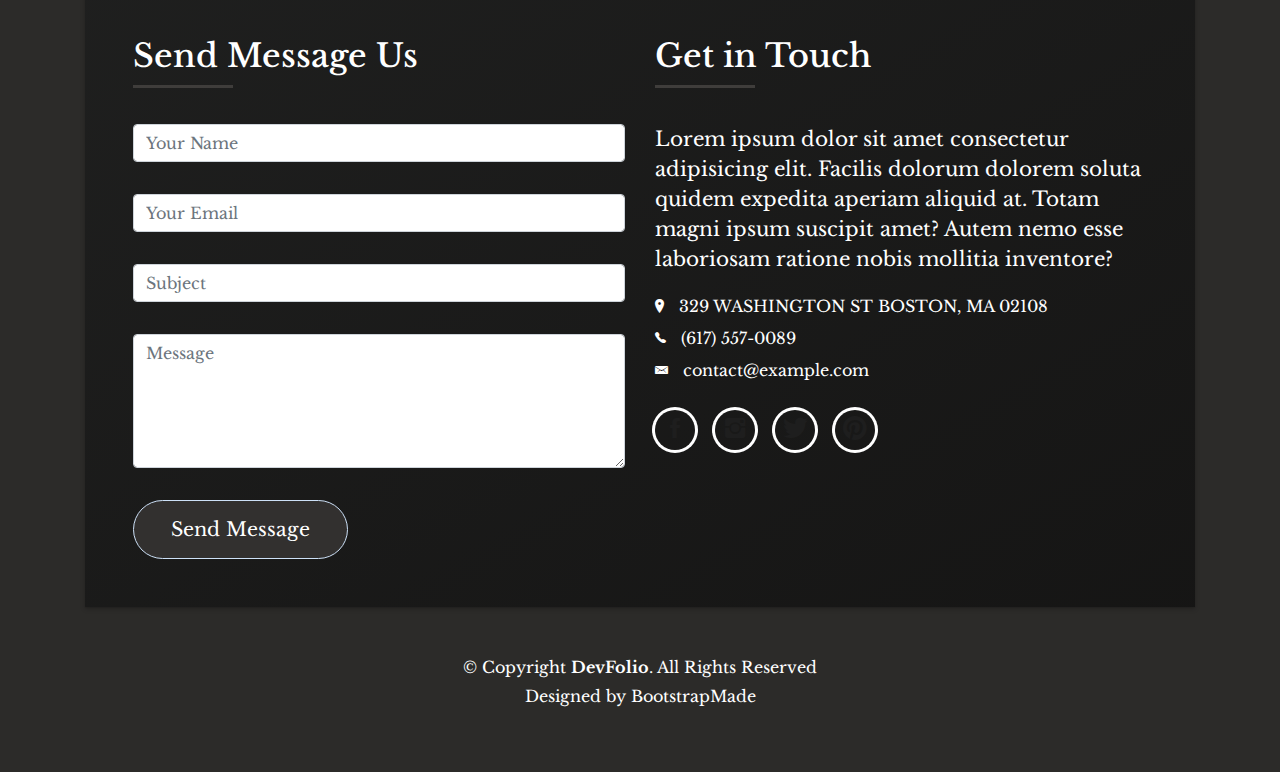
<file: portfolio.html>
<!DOCTYPE html>
<html lang="en">
<head>
  <meta charset="utf-8">
  <title>Guido Rovati</title>
  <meta content="width=device-width, initial-scale=1.0" name="viewport">
  <meta content="" name="keywords">
  <meta content="" name="description">

  <!-- Favicons -->
  <link href="img/favicon.png" rel="icon">
  <link href="img/apple-touch-icon.png" rel="apple-touch-icon">

  <!-- Bootstrap CSS File -->
  <link href="lib/bootstrap/css/bootstrap.min.css" rel="stylesheet">


  <link href="https://fonts.googleapis.com/css?family=Libre+Baskerville&display=swap" rel="stylesheet"> 
    <!-- Libraries CSS Files  <link href="lib/font-awesome/css/font-awesome.min.css" rel="stylesheet"> -->
  <link href="lib/animate/animate.min.css" rel="stylesheet">
  <link href="lib/ionicons/css/ionicons.min.css" rel="stylesheet">
  <link href="lib/owlcarousel/assets/owl.carousel.min.css" rel="stylesheet">
  <link href="lib/lightbox/css/lightbox.min.css" rel="stylesheet">

  <!-- Main Stylesheet File -->
  <link href="css/style.css" rel="stylesheet">

  <!-- =======================================================
    Theme Name: DevFolio
    Theme URL: https://bootstrapmade.com/devfolio-bootstrap-portfolio-html-template/
    Author: BootstrapMade.com
    License: https://bootstrapmade.com/license/
  ======================================================= -->
</head>

<body id="page-top">

  <!--/ Nav Star /-->
  <nav class="navbar navbar-b navbar-trans navbar-expand-md fixed-top" id="mainNav">
    <div class="container">
      <a class="navbar-brand js-scroll" href="#page-top">ArtFolio</a>
      <button class="navbar-toggler collapsed" type="button" data-toggle="collapse" data-target="#navbarDefault"
        aria-controls="navbarDefault" aria-expanded="false" aria-label="Toggle navigation">
        <span></span>
        <span></span>
        <span></span>
      </button>
      <div class="navbar-collapse collapse justify-content-end" id="navbarDefault">
        <ul class="navbar-nav">
          <li class="nav-item">
            <a class="nav-link js-scroll active" href="./index.html">Home</a>
          </li>
          <li class="nav-item">
            <a class="nav-link js-scroll" href="./index.html">About</a>
          </li>
          <li class="nav-item">
            <a class="nav-link js-scroll" href="./index.html">Work</a>
          </li>
          <li class="nav-item">
            <a class="nav-link js-scroll" href="./index.html">Contact</a>
          </li>
        </ul>
      </div>
    </div>
  </nav>
  <!--/ Nav End /-->

  <!--/ Section Portfolio Star /-->
  <section id="work" class="portfolio-mf sect-pt4 route">
    <div class="container">
      <div class="row">
        <div class="col-sm-12">
          <div class="title-box text-center">
            <h3 class="title-a">
              Portfolio
            </h3>
            <p class="subtitle-a">
              Lorem ipsum, dolor sit amet consectetur adipisicing elit.
            </p>
            <div class="line-mf"></div>
          </div>
        </div>
      </div>
      <div class="row">
        <div class="col-md-4">
          <div class="work-box">
            <a href="img/1.jpeg" data-lightbox="gallery-mf">
              <div class="work-img">
                <img src="img/1.jpeg" alt="" class="img-fluid">
              </div>
              <div class="work-content">
                <div class="row">
                  <div class="col-sm-8">
                    <h2 class="w-title">Lorem impsum dolor</h2>
                    <div class="w-more">
                      <span class="w-ctegory">Web Design</span> / <span class="w-date">18 Sep. 2018</span>
                    </div>
                  </div>
                  <div class="col-sm-4">
                    <div class="w-like">
                      <span class="ion-ios-plus-outline"></span>
                    </div>
                  </div>
                </div>
              </div>
            </a>
          </div>
        </div>
        <div class="col-md-4">
          <div class="work-box">
            <a href="img/2.jpeg" data-lightbox="gallery-mf">
              <div class="work-img">
                <img src="img/2.jpeg" alt="" class="img-fluid">
              </div>
              <div class="work-content">
                <div class="row">
                  <div class="col-sm-8">
                    <h2 class="w-title">Loreda Cuno Nere</h2>
                    <div class="w-more">
                      <span class="w-ctegory">Web Design</span> / <span class="w-date">18 Sep. 2018</span>
                    </div>
                  </div>
                  <div class="col-sm-4">
                    <div class="w-like">
                      <span class="ion-ios-plus-outline"></span>
                    </div>
                  </div>
                </div>
              </div>
            </a>
          </div>
        </div>
        <div class="col-md-4">
          <div class="work-box">
            <a href="img/3.jpeg" data-lightbox="gallery-mf">
              <div class="work-img">
                <img src="img/3.jpeg" alt="" class="img-fluid">
              </div>
              <div class="work-content">
                <div class="row">
                  <div class="col-sm-8">
                    <h2 class="w-title">Mavrito Lana Dere</h2>
                    <div class="w-more">
                      <span class="w-ctegory">Web Design</span> / <span class="w-date">18 Sep. 2018</span>
                    </div>
                  </div>
                  <div class="col-sm-4">
                    <div class="w-like">
                      <span class="ion-ios-plus-outline"></span>
                    </div>
                  </div>
                </div>
              </div>
            </a>
          </div>
        </div>
        <div class="col-md-4">
          <div class="work-box">
            <a href="img/4.jpeg" data-lightbox="gallery-mf">
              <div class="work-img">
                <img src="img/4.jpeg" alt="" class="img-fluid">
              </div>
              <div class="work-content">
                <div class="row">
                  <div class="col-sm-8">
                    <h2 class="w-title">Bindo Laro Cado</h2>
                    <div class="w-more">
                      <span class="w-ctegory">Web Design</span> / <span class="w-date">18 Sep. 2018</span>
                    </div>
                  </div>
                  <div class="col-sm-4">
                    <div class="w-like">
                      <span class="ion-ios-plus-outline"></span>
                    </div>
                  </div>
                </div>
              </div>
            </a>
          </div>
        </div>
        <div class="col-md-4">
          <div class="work-box">
            <a href="img/5.jpeg" data-lightbox="gallery-mf">
              <div class="work-img">
                <img src="img/5.jpeg" alt="" class="img-fluid">
              </div>
              <div class="work-content">
                <div class="row">
                  <div class="col-sm-8">
                    <h2 class="w-title">Studio Lena Mado</h2>
                    <div class="w-more">
                      <span class="w-ctegory">Web Design</span> / <span class="w-date">18 Sep. 2018</span>
                    </div>
                  </div>
                  <div class="col-sm-4">
                    <div class="w-like">
                      <span class="ion-ios-plus-outline"></span>
                    </div>
                  </div>
                </div>
              </div>
            </a>
          </div>
        </div>
        <div class="col-md-4">
          <div class="work-box">
            <a href="img/6.jpeg" data-lightbox="gallery-mf">
              <div class="work-img">
                <img src="img/6.jpeg" alt="" class="img-fluid">
              </div>
              <div class="work-content">
                <div class="row">
                  <div class="col-sm-8">
                    <h2 class="w-title">Studio Big Bang</h2>
                    <div class="w-more">
                      <span class="w-ctegory">Web Design</span> / <span class="w-date">18 Sep. 2017</span>
                    </div>
                  </div>
                  <div class="col-sm-4">
                    <div class="w-like">
                      <span class="ion-ios-plus-outline"></span>
                    </div>
                  </div>
                </div>
              </div>
            </a>
          </div>
          <a class="nav-link js-scroll" target="_blank" href="/portfolio.html">Work</a>
        </div>
      </div>
    </div>
  </section>
  <!--/ Section Portfolio End /-->

   <!--/ Section Contact-Footer Star /-->
  <section class="paralax-mf footer-paralax bg-image sect-mt4 route" style="background-image: url(img/6.jpeg)">
    <div class="overlay-mf"></div>
    <div class="container">
      <div class="row">
        <div class="col-sm-12">
          <div class="contact-mf">
            <div id="contact" class="box-shadow-full">
              <div class="row">
                <div class="col-md-6">
                  <div class="title-box-2">
                    <h5 class="title-left">
                      Send Message Us
                    </h5>
                  </div>
                  <div>
                      <form action="" method="post" role="form" class="contactForm">
                      <div id="sendmessage">Your message has been sent. Thank you!</div>
                      <div id="errormessage"></div>
                      <div class="row">
                        <div class="col-md-12 mb-3">
                          <div class="form-group">
                            <input type="text" name="name" class="form-control" id="name" placeholder="Your Name" data-rule="minlen:4" data-msg="Please enter at least 4 chars" />
                            <div class="validation"></div>
                          </div>
                        </div>
                        <div class="col-md-12 mb-3">
                          <div class="form-group">
                            <input type="email" class="form-control" name="email" id="email" placeholder="Your Email" data-rule="email" data-msg="Please enter a valid email" />
                            <div class="validation"></div>
                          </div>
                        </div>
                        <div class="col-md-12 mb-3">
                            <div class="form-group">
                              <input type="text" class="form-control" name="subject" id="subject" placeholder="Subject" data-rule="minlen:4" data-msg="Please enter at least 8 chars of subject" />
                              <div class="validation"></div>
                            </div>
                        </div>
                        <div class="col-md-12 mb-3">
                          <div class="form-group">
                            <textarea class="form-control" name="message" rows="5" data-rule="required" data-msg="Please write something for us" placeholder="Message"></textarea>
                            <div class="validation"></div>
                          </div>
                        </div>
                        <div class="col-md-12">
                          <button type="submit" class="button button-a button-big button-rouded">Send Message</button>
                        </div>
                      </div>
                    </form>
                  </div>
                </div>
                <div class="col-md-6">
                  <div class="title-box-2 pt-4 pt-md-0">
                    <h5 class="title-left">
                      Get in Touch
                    </h5>
                  </div>
                  <div class="more-info">
                    <p class="lead">
                      Lorem ipsum dolor sit amet consectetur adipisicing elit. Facilis dolorum dolorem soluta quidem
                      expedita aperiam aliquid at.
                      Totam magni ipsum suscipit amet? Autem nemo esse laboriosam ratione nobis
                      mollitia inventore?
                    </p>
                    <ul class="list-ico">
                      <li><span class="ion-ios-location"></span> 329 WASHINGTON ST BOSTON, MA 02108</li>
                      <li><span class="ion-ios-telephone"></span> (617) 557-0089</li>
                      <li><span class="ion-email"></span> contact@example.com</li>
                    </ul>
                  </div>
                  <div class="socials">
                    <ul>
                      <li><a href=""><span class="ico-circle"><i class="ion-social-facebook"></i></span></a></li>
                      <li><a href=""><span class="ico-circle"><i class="ion-social-instagram"></i></span></a></li>
                      <li><a href=""><span class="ico-circle"><i class="ion-social-twitter"></i></span></a></li>
                      <li><a href=""><span class="ico-circle"><i class="ion-social-pinterest"></i></span></a></li>
                    </ul>
                  </div>
                </div>
              </div>
            </div>
          </div>
        </div>
      </div>
    </div>
    <footer>
      <div class="container">
        <div class="row">
          <div class="col-sm-12">
            <div class="copyright-box">
              <p class="copyright">&copy; Copyright <strong>DevFolio</strong>. All Rights Reserved</p>
              <div class="credits">
                <!--
                  All the links in the footer should remain intact.
                  You can delete the links only if you purchased the pro version.
                  Licensing information: https://bootstrapmade.com/license/
                  Purchase the pro version with working PHP/AJAX contact form: https://bootstrapmade.com/buy/?theme=DevFolio
                -->
                Designed by <a href="https://bootstrapmade.com/">BootstrapMade</a>
              </div>
            </div>
          </div>
        </div>
      </div>
    </footer>
  </section>
  <!--/ Section Contact-footer End /-->

  <a href="#" class="back-to-top"><i class="fa fa-chevron-up"></i></a>
  <div id="preloader"></div>

  <!-- JavaScript Libraries -->
  <script src="lib/jquery/jquery.min.js"></script>
  <script src="lib/jquery/jquery-migrate.min.js"></script>
  <script src="lib/popper/popper.min.js"></script>
  <script src="lib/bootstrap/js/bootstrap.min.js"></script>
  <script src="lib/easing/easing.min.js"></script>
  <script src="lib/counterup/jquery.waypoints.min.js"></script>
  <script src="lib/counterup/jquery.counterup.js"></script>
  <script src="lib/owlcarousel/owl.carousel.min.js"></script>
  <script src="lib/lightbox/js/lightbox.min.js"></script>
  <script src="lib/typed/typed.min.js"></script>
  <!-- Contact Form JavaScript File -->
  <script src="contactform/contactform.js"></script>

  <!-- Template Main Javascript File -->
  <script src="js/main.js"></script>

</body>
</html>
</file>
<file: css/style.css>
/*
  Theme Name: DevFolio
  Theme URL: https://bootstrapmade.com/devfolio-bootstrap-portfolio-html-template/
  Author: BootstrapMade.com
  License: https://bootstrapmade.com/license/
*/

/*======================================
//--//-->   STYLES GENERALES
======================================*/

body {
  background-color: #000000;
  color: white;
  font-family: 'Libre Baskerville'
}

h1,
h2,
h4,
h6 {
  color: black;
}

h3,
h5 {
  color: white;
}

a {
  color: #1e1e1e;
  transition: all 0.5s ease-in-out;
}

a:hover {
  color: #0078ff;
  text-decoration: none;
  transition: all 0.5s ease-in-out;
}

.p-r {
  position: relative;
}

.color-a {
  color: #0078ff;
}

.color-d {
  color: #f5f5f5;
}

.color-text-a {
  color: #4e4e4e;
}

.box-shadow,
.paralax-mf,
.service-box,
.work-box,
.card-blog {
  box-shadow: 0 13px 8px -10px rgba(255, 255, 255, 0.5);
}

.box-shadow-a,
.button:hover {
  box-shadow: 0 0 0 4px white;
}

.display-5 {
  font-size: 2.5rem;
  font-weight: 300;
  line-height: 1.1;
}

.display-6 {
  font-size: 2rem;
  font-weight: 300;
  line-height: 1.1;
}

.avatar {
  width: 32px;
  height: 32px;
  margin-right: 4px;
  overflow: hidden;
}

.bg-image {
  background-repeat: no-repeat;
  background-attachment: fixed;
  background-size: cover;
  background-position: center center;
}

.overlay-mf {
  background-color: #3F3D3B;
}

.overlay-mf {
  position: absolute;
  top: 0;
  left: 0px;
  padding: 0;
  height: 100%;
  width: 100%;
  opacity: .7;
}

.paralax-mf {
  position: relative;
  padding: 8rem 0;
}

.display-table {
  width: 100%;
  height: 100%;
  display: table;
}

.table-cell {
  display: table-cell;
  vertical-align: middle;
}

/*--/ Sections /--*/

.sect-4 {
  padding: 4rem 0;
}

.sect-pt4 {
  padding-top: 4rem;
}

.sect-mt4 {
  margin-top: 4rem;
}

/*--/ Title s /--*/

.title-s {
  font-weight: 800;
  color: white;
  font-size: 1.9rem;
}

/*--/ Title A /--*/

.title-box {
  margin-bottom: 4rem;
}

.title-a {
  font-size: 3rem;
  font-weight: bold;
  text-transform: uppercase;
}

.subtitle-a {
  color: #4e4e4e;
}

.line-mf {
  width: 40px;
  height: 5px;
  background-color: white;
  margin: 0 auto;
}

/*--/ Title Left /--*/

.title-box-2 {
  margin-bottom: 3rem;
}

.title-left {
  font-size: 2rem;
  position: relative;
}

.title-left:before {
  content: '';
  position: absolute;
  height: 3px;
  background-color: #3F3D3B;
  width: 100px;
  bottom: -12px;
}

/*------/ Box /------*/

.box-pl2 {
  padding-left: 2rem;
}

.box-shadow-full {
  padding: 3rem 1.25rem;
  position: relative;
  background-image: linear-gradient(to bottom right, rgba(25, 26, 26, 0.7), rgba(12, 12, 12, 0.7));     /* BACKGROUND CONTACT FORM */
  margin-bottom: 3rem;
  z-index: 2;
  box-shadow: 0 1px 1px 0 rgba(0, 0, 0, 0.06), 0 2px 5px 0 rgba(0, 0, 0, 0.2);
}

/*------/ Socials /------*/

.socials {
  padding: 1.5rem 0;
}

.socials ul li {
  display: inline-block;
}

.socials .ico-circle {
  height: 40px;
  width: 40px;
  font-size: 1.7rem;
  border-radius: 50%;
  line-height: 1.4;
  margin: 0 15px 0 0;
  box-shadow: 0 0 0 3px white;
  transition: all 500ms ease;
}

.socials .ico-circle:hover {
  background-color: #3F3D3B;
  color: #fff;
  box-shadow: 0 0 0 3px white;
  transition: all 500ms ease;
}

/*------/ Ul resect /------*/

.ul-resect,
.socials ul,
.list-ico,
.blog-wrapper .post-meta ul,
.box-comments .list-comments,
.widget-sidebar .list-sidebar,
.widget-tags ul {
  list-style: none;
  padding-left: 0;
  margin-bottom: 0;
}

.list-ico {
  line-height: 2;
}

.list-ico span {
  color: white;
  margin-right: 10px;
}

/*------/ Ico Circle /------*/

.ico-circle {
  height: 100px;
  width: 100px;
  font-size: 2rem;
  border-radius: 50%;
  line-height: 1.55;
  margin: 0 auto;
  text-align: center;
  box-shadow: 0 0 0 10px #0078ff;
  display: block;
}

/*------/ Owl Carousel /------*/

.owl-theme .owl-dots {
  text-align: center;
  margin-top: 18px;
}

.owl-theme .owl-dots .owl-dot {
  display: inline-block;
}

.owl-theme .owl-dots .owl-dot span {
  width: 18px;
  height: 7px;
  margin: 5px 5px;
  background: #cde1f8;
  border: 0px solid #cde1f8;
  display: block;
  transition: all 0.6s ease-in-out;
  cursor: pointer;
}

.owl-theme .owl-dots .owl-dot:hover span {
  background-color: white;
}

.owl-theme .owl-dots .owl-dot.active span {
  background-color: #1B1B1B;
  width: 25px;
}

/*--/ Scrolltop s /--*/

.scrolltop-mf {
  position: relative;
  display: none;
}

.scrolltop-mf span {
  z-index: 999;
  position: fixed;
  width: 42px;
  height: 42px;
  background-color: white;
  opacity: .7;
  font-size: 1.6rem;
  line-height: 1.5;
  text-align: center;
  color: #fff;
  top: auto;
  left: auto;
  right: 30px;
  bottom: 50px;
  cursor: pointer;
  border-radius: 50%;
}

/* Back to top button */

.back-to-top {
  position: fixed;
  display: none;
  background: white;
  color: #fff;
  width: 44px;
  height: 44px;
  text-align: center;
  line-height: 1;
  font-size: 16px;
  border-radius: 50%;
  right: 15px;
  bottom: 15px;
  transition: background 0.5s;
  z-index: 11;
}

.back-to-top i {
  padding-top: 12px;
  color: #fff;
}

/* Prelaoder */

#preloader {
  position: fixed;
  top: 0;
  left: 0;
  right: 0;
  bottom: 0;
  z-index: 9999;
  overflow: hidden;
  background: #fff;
}

#preloader:before {
  content: "";
  position: fixed;
  top: calc(50% - 30px);
  left: calc(50% - 30px);
  border: 6px solid #f2f2f2;
  border-top: 6px solid #0078ff;
  border-radius: 50%;
  width: 60px;
  height: 60px;
  -webkit-animation: animate-preloader 1s linear infinite;
  animation: animate-preloader 1s linear infinite;
}

@-webkit-keyframes animate-preloader {
  0% {
    -webkit-transform: rotate(0deg);
    transform: rotate(0deg);
  }

  100% {
    -webkit-transform: rotate(360deg);
    transform: rotate(360deg);
  }
}

@keyframes animate-preloader {
  0% {
    -webkit-transform: rotate(0deg);
    transform: rotate(0deg);
  }

  100% {
    -webkit-transform: rotate(360deg);
    transform: rotate(360deg);
  }
}

/*======================================
//--//-->   NAVBAR
======================================*/

.navbar-b {
  transition: all .5s ease-in-out;
  background-color: transparent;
  padding-top: 1.563rem;
  padding-bottom: 1.563rem;
}

.navbar-b.navbar-reduce {
  box-shadow: 0px 6px 9px 0px rgba(0, 0, 0, 0.06);
}

.navbar-b.navbar-trans .nav-item,
.navbar-b.navbar-reduce .nav-item {
  position: relative;
  padding-right: 10px;
  padding-left: 0;
}

.navbar-b.navbar-trans .nav-link,
.navbar-b.navbar-reduce .nav-link {
  color: #fff;
  text-transform: uppercase;
  font-weight: 600;
}

.navbar-b.navbar-trans .nav-link:before,
.navbar-b.navbar-reduce .nav-link:before {
  content: '';
  position: absolute;
  margin-left: 0px;
  width: 0%;
  bottom: 0;
  left: 0;
  height: 2px;
  transition: all 500ms ease;
}

.navbar-b.navbar-trans .nav-link:hover,
.navbar-b.navbar-reduce .nav-link:hover {
  color: white;
}

.navbar-b.navbar-trans .nav-link:hover:before,
.navbar-b.navbar-reduce .nav-link:hover:before {
  width: 35px;
}

.navbar-b.navbar-trans .show > .nav-link:before,
.navbar-b.navbar-trans .active > .nav-link:before,
.navbar-b.navbar-trans .nav-link.show:before,
.navbar-b.navbar-trans .nav-link.active:before,
.navbar-b.navbar-reduce .show > .nav-link:before,
.navbar-b.navbar-reduce .active > .nav-link:before,
.navbar-b.navbar-reduce .nav-link.show:before,
.navbar-b.navbar-reduce .nav-link.active:before {
  width: 35px;
}

.navbar-b.navbar-trans .nav-link:before {
  background-color: white;
}

.navbar-b.navbar-trans .nav-link:hover {
  color: #191A1A;
}

.navbar-b.navbar-trans .show > .nav-link,
.navbar-b.navbar-trans .active > .nav-link,
.navbar-b.navbar-trans .nav-link.show,
.navbar-b.navbar-trans .nav-link.active {
  color: #fff;
}

.navbar-b.navbar-reduce {
  transition: all .5s ease-in-out;
  background-color: black;
  padding-top: 15px;
  padding-bottom: 15px;
}

.navbar-b.navbar-reduce .nav-link {
  color: #191A1A;                               /*===== Navbar links scrolled */
}

.navbar-b.navbar-reduce .nav-link:before {
  background-color: white;                     /*=====  underline scrolled Navbar links */
}

.navbar-b.navbar-reduce .nav-link:hover {
  color: white;                             /*===== Navbar hover links scrolled */
}

.navbar-b.navbar-reduce .show > .nav-link,
.navbar-b.navbar-reduce .active > .nav-link,
.navbar-b.navbar-reduce .nav-link.show,
.navbar-b.navbar-reduce .nav-link.active {
  color: white;
}

.navbar-b.navbar-reduce .navbar-brand {
  color: white;
}

.navbar-b.navbar-reduce .navbar-toggler span {
  background-color: #1B1B1B;
}

.navbar-b .navbar-brand {
  color: #fff;
  font-size: 1.6rem;
  font-weight: 600;
}

.navbar-b .navbar-nav .dropdown-item.show .dropdown-menu,
.navbar-b .dropdown.show .dropdown-menu,
.navbar-b .dropdown-btn.show .dropdown-menu {
  -webkit-transform: translate3d(0px, 0px, 0px);
  transform: translate3d(0px, 0px, 0px);
  visibility: visible !important;
}

.navbar-b .dropdown-menu {
  margin: 1.12rem 0 0;
  border-radius: 0;
}

.navbar-b .dropdown-menu .dropdown-item {
  padding: .7rem 1.7rem;
  transition: all 500ms ease;
}

.navbar-b .dropdown-menu .dropdown-item:hover {
  background-color: #0078ff;
  color: #fff;
  transition: all 500ms ease;
}

.navbar-b .dropdown-menu .dropdown-item.active {
  background-color: #0078ff;
}

/*--/ Hamburger Navbar /--*/

.navbar-toggler {
  position: relative;
}

.navbar-toggler:focus,
.navbar-toggler:active {
  outline: 0;
}

.navbar-toggler span {
  display: block;
  background-color: white;
  height: 3px;
  width: 25px;
  margin-top: 4px;
  margin-bottom: 4px;
  -webkit-transform: rotate(0deg);
  transform: rotate(0deg);
  left: 0;
  opacity: 1;
}

.navbar-toggler span:nth-child(1),
.navbar-toggler span:nth-child(3) {
  transition: -webkit-transform .35s ease-in-out;
  transition: transform .35s ease-in-out;
  transition: transform .35s ease-in-out, -webkit-transform .35s ease-in-out;
}

.navbar-toggler:not(.collapsed) span:nth-child(1) {
  position: absolute;
  left: 12px;
  top: 10px;
  -webkit-transform: rotate(135deg);
  transform: rotate(135deg);
  opacity: 0.9;
}

.navbar-toggler:not(.collapsed) span:nth-child(2) {
  height: 12px;
  visibility: hidden;
  background-color: transparent;
}

.navbar-toggler:not(.collapsed) span:nth-child(3) {
  position: absolute;
  left: 12px;
  top: 10px;
  -webkit-transform: rotate(-135deg);
  transform: rotate(-135deg);
  opacity: 0.9;
}

/*======================================
//--//-->   INTRO
======================================*/

.intro {
  height: 100vh;
  position: relative;
  color: #fff;
}

.intro .intro-content {
  text-align: center;
  position: absolute;
}

.intro .overlay-itro {
  background-color: rgba(0, 0, 0, 0.6);
  position: absolute;
  top: 0;
  left: 0px;
  padding: 0;
  height: 100%;
  width: 100%;
  opacity: .9;
}

.intro .intro-title {
  color: #fff;
  font-weight: 600;
  font-size: 3rem;
}

.intro .intro-subtitle {
  font-size: 1.5rem;
  font-weight: 300;
}

.intro .text-slider-items {
  display: none;
}

.intro-single {
  height: 350px;
}

.intro-single .intro-content {
  margin-top: 30px;
}

.intro-single .intro-title {
  text-transform: uppercase;
  font-size: 3rem;
}

.intro-single .breadcrumb {
  background-color: transparent;
  color: #0078ff;
}

.intro-single .breadcrumb .breadcrumb-item:before {
  color: #cde1f8;
}

.intro-single .breadcrumb .breadcrumb-item.active {
  color: #cde1f8;
}

.intro-single .breadcrumb a {
  color: #fff;
}

/*======================================
//--//-->   ABOUT
======================================*/

.about-mf .box-shadow-full {
  padding-top: 4rem;
  padding-bottom: 4rem;
}

.about-mf .about-img {
  margin-bottom: 2rem;
}

.about-mf .about-img img {
  margin-left: 10px;
}

.skill-mf span {
  color: white;
}

.skill-mf .progress {
  background-color: #191A1A;
  margin: .5rem 0 1.2rem 0;
  border-radius: 0;
  height: .7rem;
}

.skill-mf .progress .progress-bar {
  height: .7rem;
  background-color: #191A1A;
}

/*======================================
//--//-->   SERVICES
======================================*/

.service-box {
  background-color: #fff;
  padding: 2.5rem 1.3rem;
  border-radius: 1rem;
  margin-bottom: 3rem;
}

.service-box:hover .ico-circle {
  transition: all 500ms ease;
  color: #fff;
  background-color: white;
  box-shadow: 0 0 0 10px #0078ff;
}

.service-box .service-ico {
  margin-bottom: 1rem;
  color: #1e1e1e;
}

.service-box .ico-circle {
  transition: all 500ms ease;
  font-size: 4rem;
}

.service-box .s-title {
  font-size: 1.4rem;
  text-transform: uppercase;
  text-align: center;
  padding: .4rem 0;
}

.service-box .s-description {
  color: #4e4e4e;
}

/*======================================
//--//-->   COUNTER
======================================*/

.counter-box {
  color: #fff;
  text-align: center;
}

.counter-ico {
  margin-bottom: 1rem;
}

.counter-ico .ico-circle {
  height: 60px;
  width: 60px;
  line-height: 1.8;
  box-shadow: 0 0 0 10px #cde1f8;
}

.counter-num .counter {
  font-size: 2rem;
  margin-bottom: 0;
}

/*======================================
//--//-->   PORTFOLIO
======================================*/

.work-box {
  margin-bottom: 3rem;
  -webkit-backface-visibility: hidden;
  backface-visibility: hidden;
  background-color: #fff;
}

.work-box:hover img {
  -webkit-transform: scale(1.3);
  transform: scale(1.3);
}

.work-img {
  display: block;
  overflow: hidden;
}

.work-img img {
  transition: all 1s;
}

.work-content {
  padding: 2rem 3% 1rem 4%;
}

.work-content .w-more {
  color: #4e4e4e;
  font-size: .8rem;
}

.work-content .w-more .w-ctegory {
  color: black;
}

.work-content .w-like {
  font-size: 2.5rem;
  color: #0078ff;
  float: right;
}

.work-content .w-like a {
  color: #0078ff;
}

.work-content .w-like .num-like {
  font-size: .7rem;
}

.w-title {
  font-size: 1.2rem;
}

/*======================================
//--//-->   TESTIMONIALS
======================================*/

.testimonials .owl-carousel .owl-item img {
  width: auto;
}

.testimonial-box {
  color: #fff;
  text-align: center;
}

.testimonial-box .author-test {
  margin-top: 1rem;
}

.testimonial-box .author-test img {
  margin: 0 auto;
}

.testimonial-box .author {
  color: #fff;
  text-transform: uppercase;
  font-weight: 600;
  margin: 1rem 0;
  display: block;
  font-size: 1.4rem;
}

.testimonial-box .comit {
  font-size: 2rem;
  color: #0078ff;
  background-color: #fff;
  width: 52px;
  height: 52px;
  display: block;
  margin: 0 auto;
  border-radius: 50%;
  line-height: 1.6;
}

/*======================================
//--//-->   BLOG
======================================*/

.card-blog .card-body {
  position: relative;
}

.card-blog .card-category-box {
  position: absolute;
  text-align: center;
  top: -16px;
  left: 15px;
  right: 15px;
  line-height: 25px;
  overflow: hidden;
}

.card-blog .card-category {
  display: inline-block;
  color: #fff;
  padding: 0 15px 5px;
  overflow: hidden;
  background-color: #0078ff;
  border-radius: 4px;
}

.card-blog .card-category .category {
  color: #fff;
  display: inline-block;
  text-transform: uppercase;
  font-size: .7rem;
  letter-spacing: .1px;
  margin-bottom: 0;
}

.card-blog .card-title {
  font-size: 1.3rem;
  margin-top: .6rem;
}

.card-blog .card-description {
  color: #4e4e4e;
}

.card-blog .post-author {
  display: inline-block;
}

.card-blog .post-date {
  color: #4e4e4e;
  display: inline-block;
  float: right;
}

/*======================================
//--//-->   BLOG-SINGLE
======================================*/

.post-box,
.form-comments,
.box-comments,
.widget-sidebar {
  padding: 2rem;
  background-color: #fff;
  margin-bottom: 3rem;
}

.blog-wrapper .article-title {
  font-size: 1.5rem;
}

.blog-wrapper .post-meta {
  margin: 1rem 0;
}

.blog-wrapper .post-meta ul {
  border-left: 4px solid #0078ff;
  margin-top: 1rem;
}

.blog-wrapper .post-meta ul li {
  display: inline-block;
  margin-left: 15px;
}

.blog-wrapper .post-meta ul a {
  color: #0078ff;
}

.blog-wrapper .post-meta ul span {
  color: #1e1e1e;
}

.blog-wrapper .blockquote {
  border-left: 4px solid #0078ff;
  padding: 18px;
  font-style: italic;
}

/*------/ Comments /------*/

.box-comments .list-comments li {
  padding-bottom: 40px;
}

.box-comments .list-comments .comment-avatar {
  display: table-cell;
  vertical-align: top;
}

.box-comments .list-comments .comment-avatar img {
  width: 80px;
  height: 80px;
}

.box-comments .list-comments .comment-author {
  font-size: 1.3rem;
}

.box-comments .list-comments .comment-details {
  display: table-cell;
  vertical-align: top;
  padding-left: 25px;
}

.box-comments .list-comments a {
  color: #0078ff;
}

.box-comments .list-comments span {
  color: #1e1e1e;
  font-style: italic;
}

.box-comments .comment-children {
  margin-left: 40px;
}

/*------/ Sidebar /------*/

.widget-sidebar .sidebar-title {
  font-size: 1.6rem;
  font-weight: 600;
  border-left: 5px solid #0078ff;
  padding-left: 15px;
  text-transform: uppercase;
  margin-bottom: 1.5rem;
}

.widget-sidebar .list-sidebar li {
  position: relative;
  padding: 6px 0 6px 24px;
}

.widget-sidebar .list-sidebar li:before {
  position: absolute;
  content: "";
  width: 10px;
  height: 1px;
  left: 0;
  background-color: #0078ff;
  top: 20px;
}

.sidebar-search input {
  background-color: #fff;
  border-radius: 0;
  transition: all 0.5s ease-in-out;
}

.sidebar-search .btn-search {
  background-color: #0078ff;
  border-color: #0078ff;
  border-radius: 0;
  padding-left: 20px;
  padding-right: 20px;
}

.widget-tags ul li {
  display: inline-block;
  background-color: #0078ff;
  padding: .2rem .6rem;
  margin-bottom: .5rem;
  border-radius: 15px;
}

.widget-tags ul li a {
  color: #fff;
}

/*======================================
//--//-->   CONTACT
======================================*/

.footer-paralax {
  padding: 4rem 0 0 0;
}

.contact-mf {
  margin-top: 4rem;
}

/*======================================
//--//-->   FOOTER
======================================*/

footer {
  text-align: center;
  color: #fff;
  padding-bottom: 4rem;
}

footer .copyright {
  margin-bottom: .3rem;
}

footer .credits {
  margin-bottom: 0;
}

footer .credits a {
  color: #fff;
}

/*======================================
//--//-->   CONtaCT FORM
======================================*/

#sendmessage {
  color: #191A1A;
  border: 1px solid #0078ff;
  display: none;
  text-align: center;
  padding: 15px;
  font-weight: 600;
  margin-bottom: 15px;
}

#errormessage {
  color: red;
  display: none;
  border: 1px solid red;
  text-align: center;
  padding: 15px;
  font-weight: 600;
  margin-bottom: 15px;
}

#sendmessage.show,
#errormessage.show,
.show {
  display: block;
}

.validation {
  color: red;
  display: none;
  margin: 0 0 20px;
  font-weight: 400;
  font-size: 13px;
}

/*======================================
//--//-->   BUTTON
======================================*/

.button {
  display: inline-block;
  padding: .3rem .6rem;
  text-align: center;
  vertical-align: middle;
  -webkit-user-select: none;
  -moz-user-select: none;
  -ms-user-select: none;
  user-select: none;
  font-size: 1rem;
  border-radius: .3rem;
  border: 1px solid transparent;
  transition: all 500ms ease;
  cursor: pointer;
}

.button:focus {
  outline: 0;
}

.button:hover {
  background-color: #191A1A;
  color: #fff;
  transition: all 500ms ease;
}

.button-a {
  background-color: #32302F;
  color: #fff;
  border-color: #cde1f8;
}

.button-big {
  padding: .9rem 2.3rem;
  font-size: 1.2rem;
}

.button-rouded {
  border-radius: 5rem;
}

.btn-lg {
  padding: .5rem 1rem;
  font-size: 1.25rem;
  line-height: 1.5;
  border-radius: .3rem;
}

@media (min-width: 577px) {
  .counter-box {
    margin-bottom: 1.8rem;
  }
}

@media (min-width: 767px) {
  .about-mf .box-pl2 {
    margin-top: 3rem;
    padding-left: 0rem;
  }

  .card-blog {
    margin-bottom: 3rem;
  }

  .contact-mf .box-pl2 {
    margin-top: 3rem;
    padding-left: 0rem;
  }
}

@media (min-width: 768px) {
  .box-shadow-full {
    padding: 3rem;
  }

  .navbar-b.navbar-trans .nav-item,
  .navbar-b.navbar-reduce .nav-item {
    padding-left: 10px;
  }

  .navbar-b.navbar-trans .nav-link:before,
  .navbar-b.navbar-reduce .nav-link:before {
    margin-left: 18px;
  }

  .intro .intro-title {
    font-size: 4.5rem;
  }

  .intro .intro-subtitle {
    font-size: 2.5rem;
  }

  .intro-single .intro-title {
    font-size: 3.5rem;
  }

  .testimonial-box .description {
    padding: 0 5rem;
  }

  .post-box,
  .form-comments,
  .box-comments,
  .widget-sidebar {
    padding: 3rem;
  }

  .blog-wrapper .article-title {
    font-size: 1.9rem;
  }

  .box-comments .list-comments .comment-author {
    font-size: 1.5rem;
  }
}

@media (min-width: 992px) {
  .testimonial-box .description {
    padding: 0 8rem;
  }
}

@media (min-width: 1200px) {
  .testimonial-box .description {
    padding: 0 13rem;
  }
}

@media (max-width: 1024px) {
  .bg-image {
    background-attachment: scroll;
  }
}

@media (max-width: 768px) {
  .back-to-top {
    bottom: 15px;
  }
}
</file>
